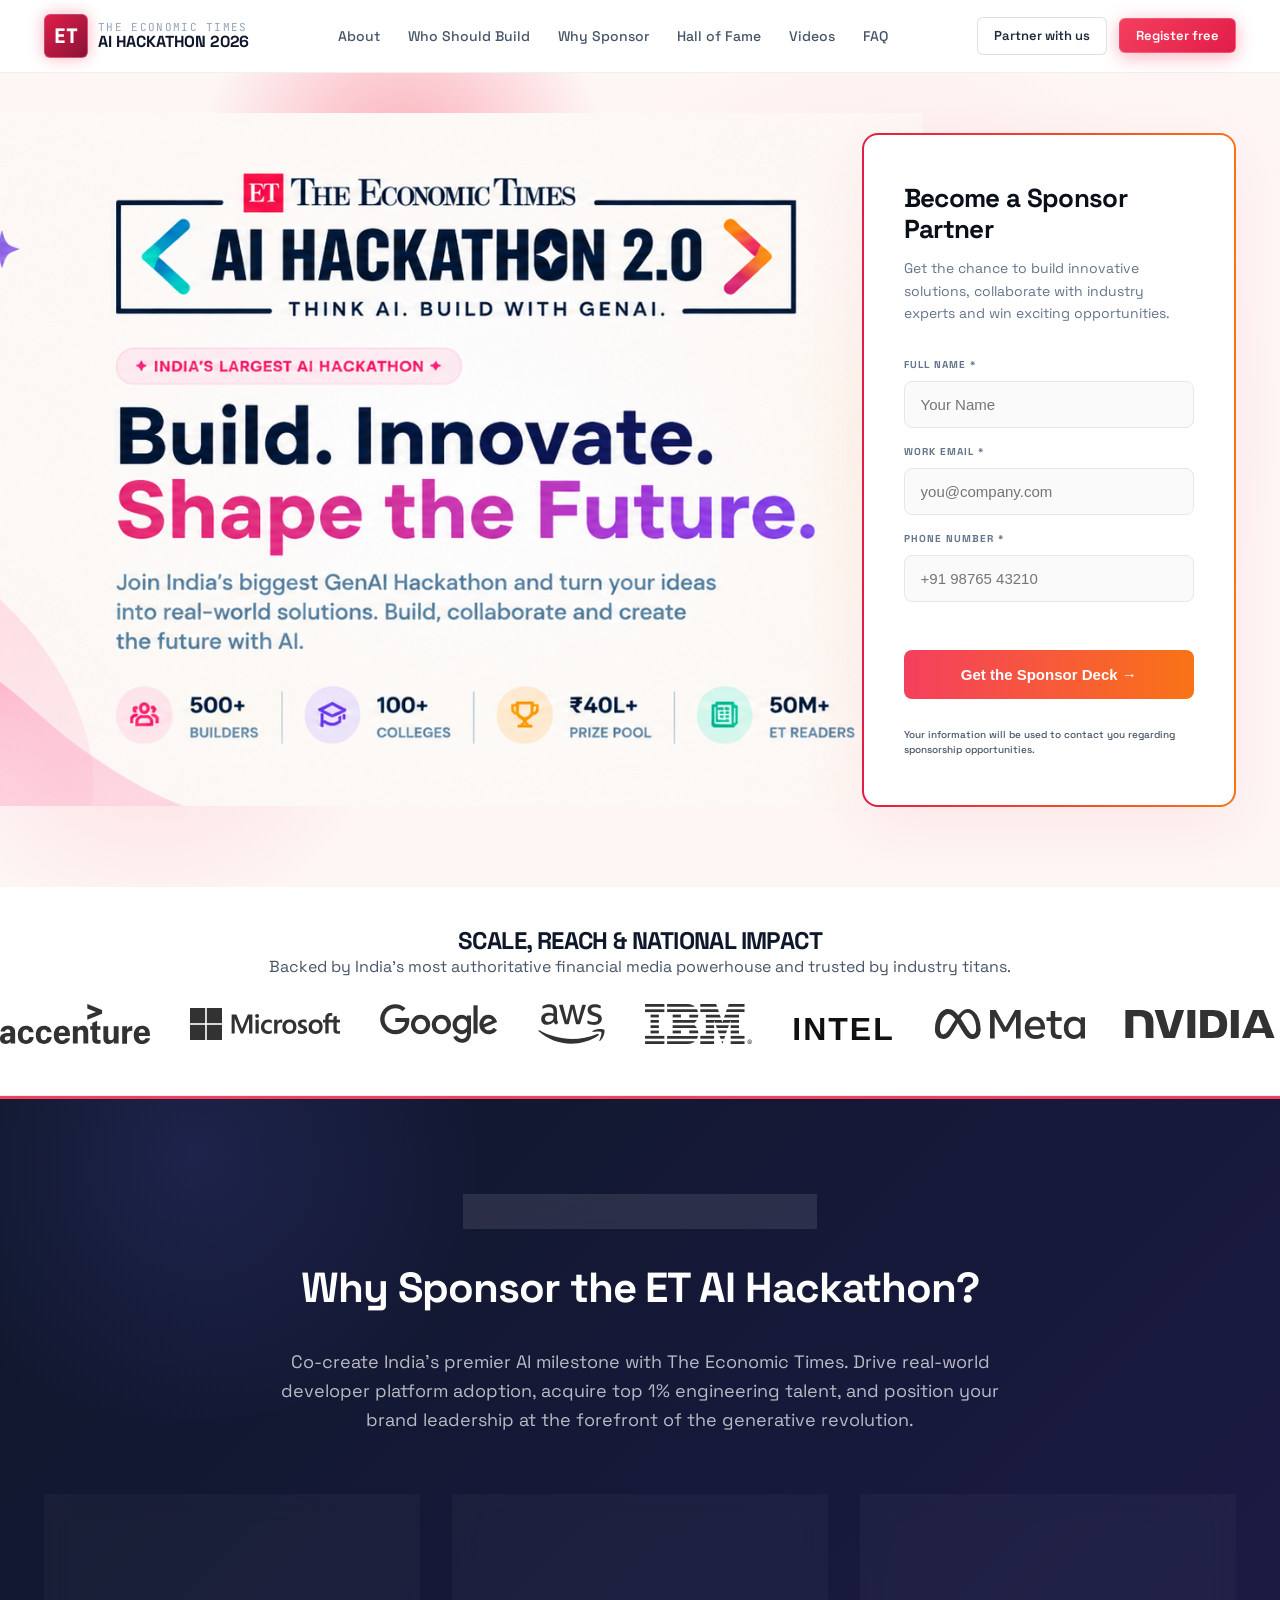
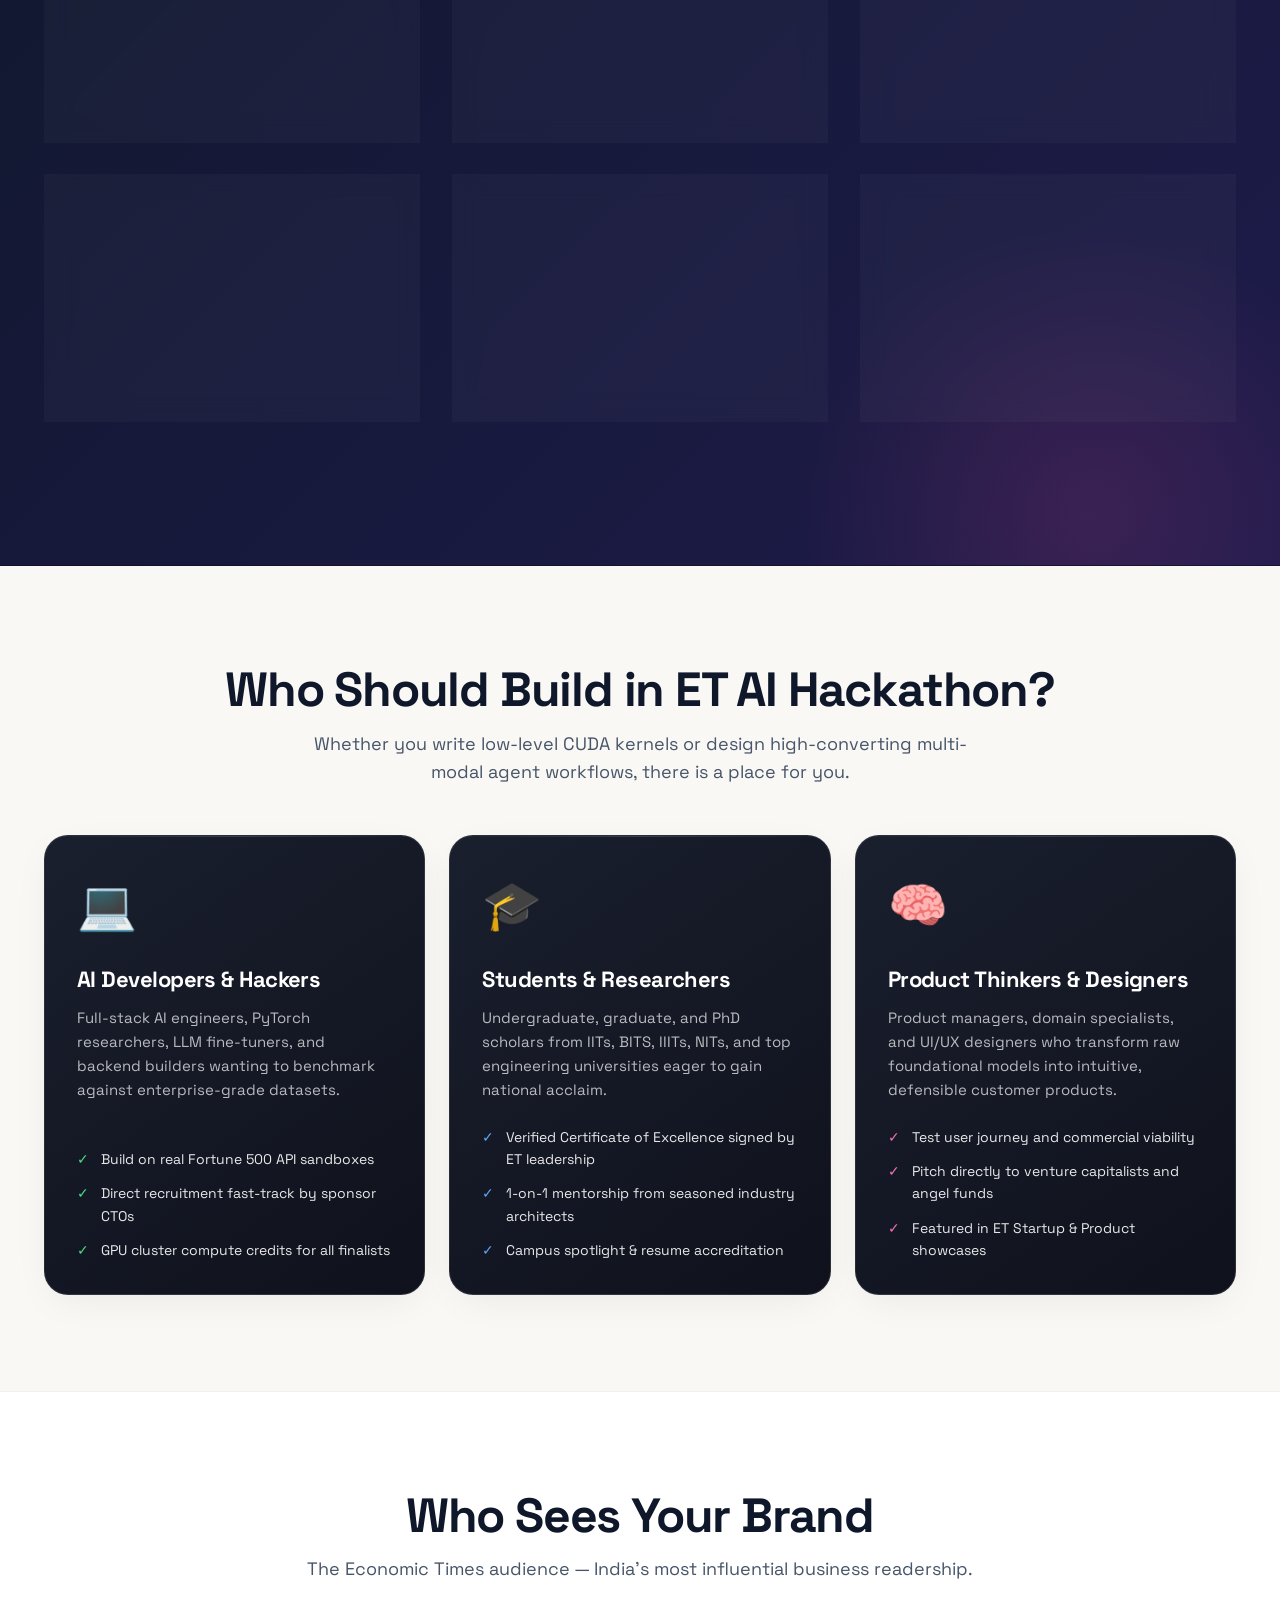
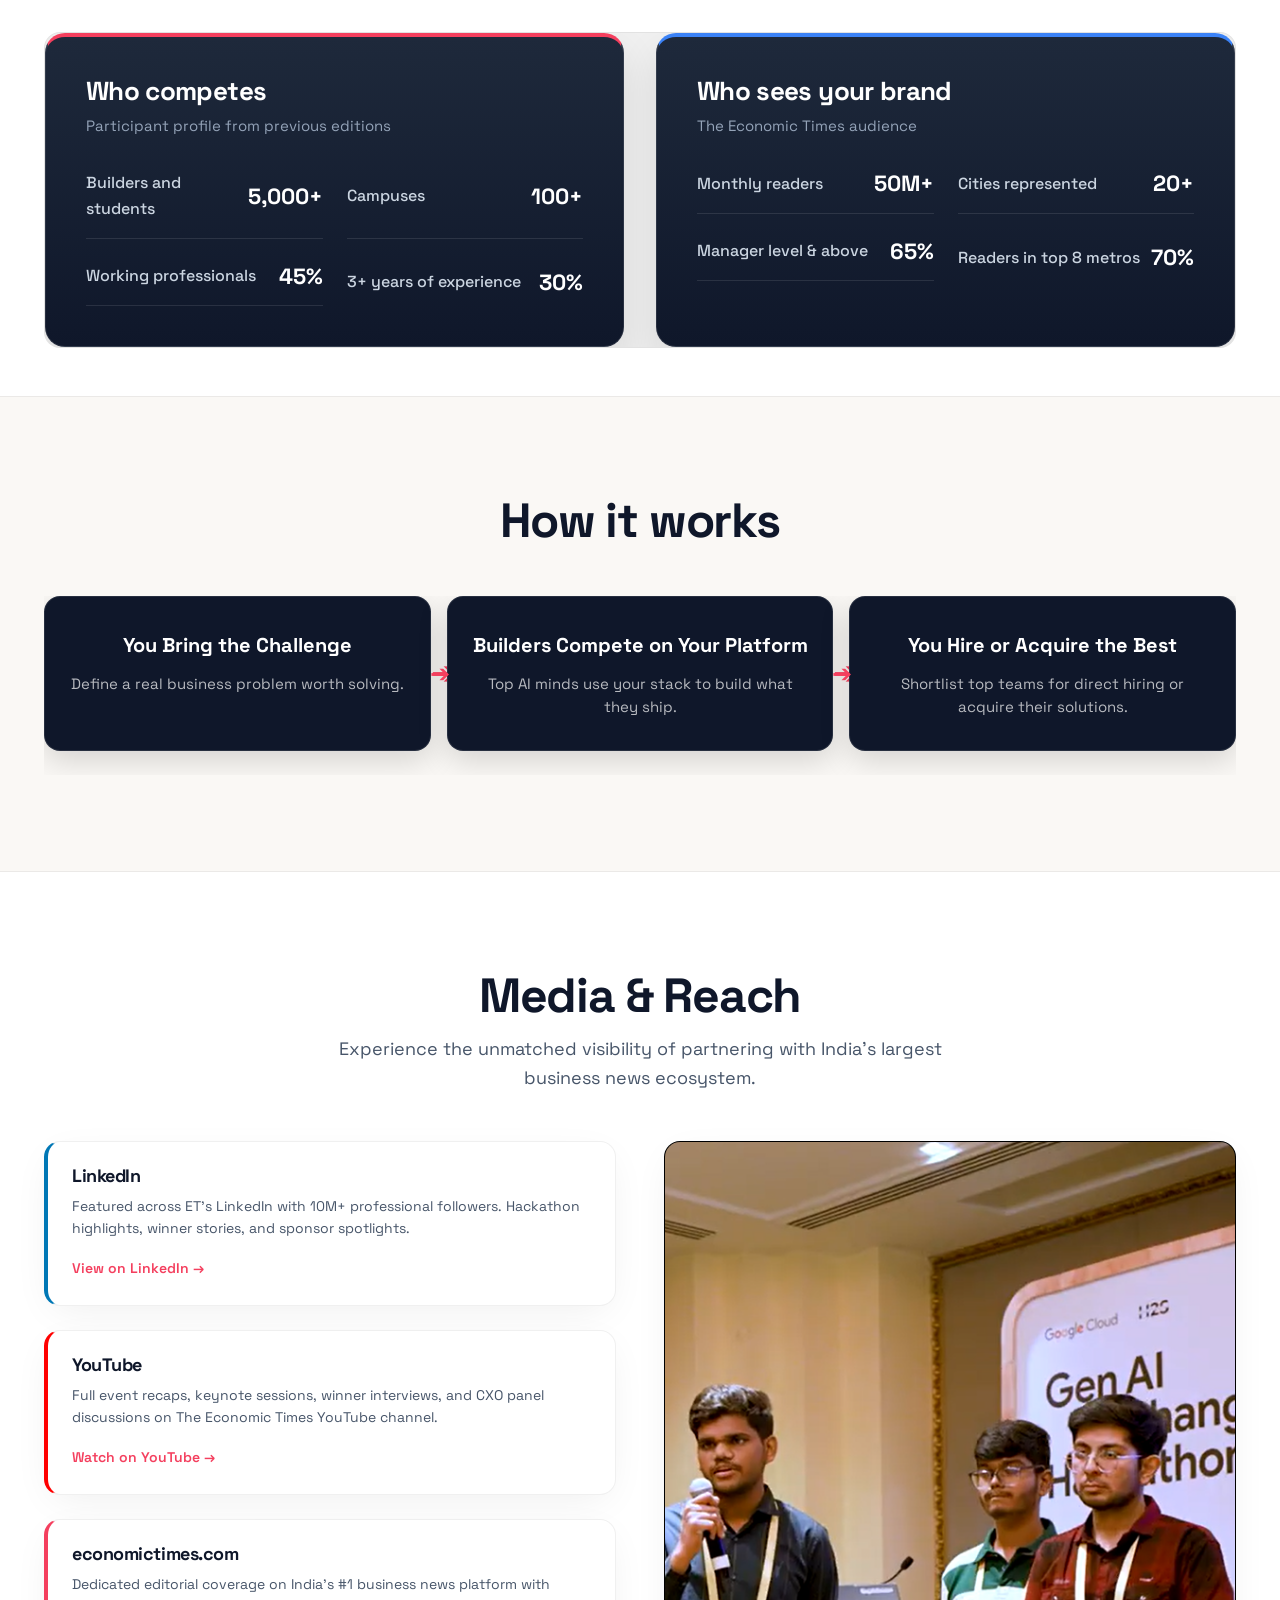
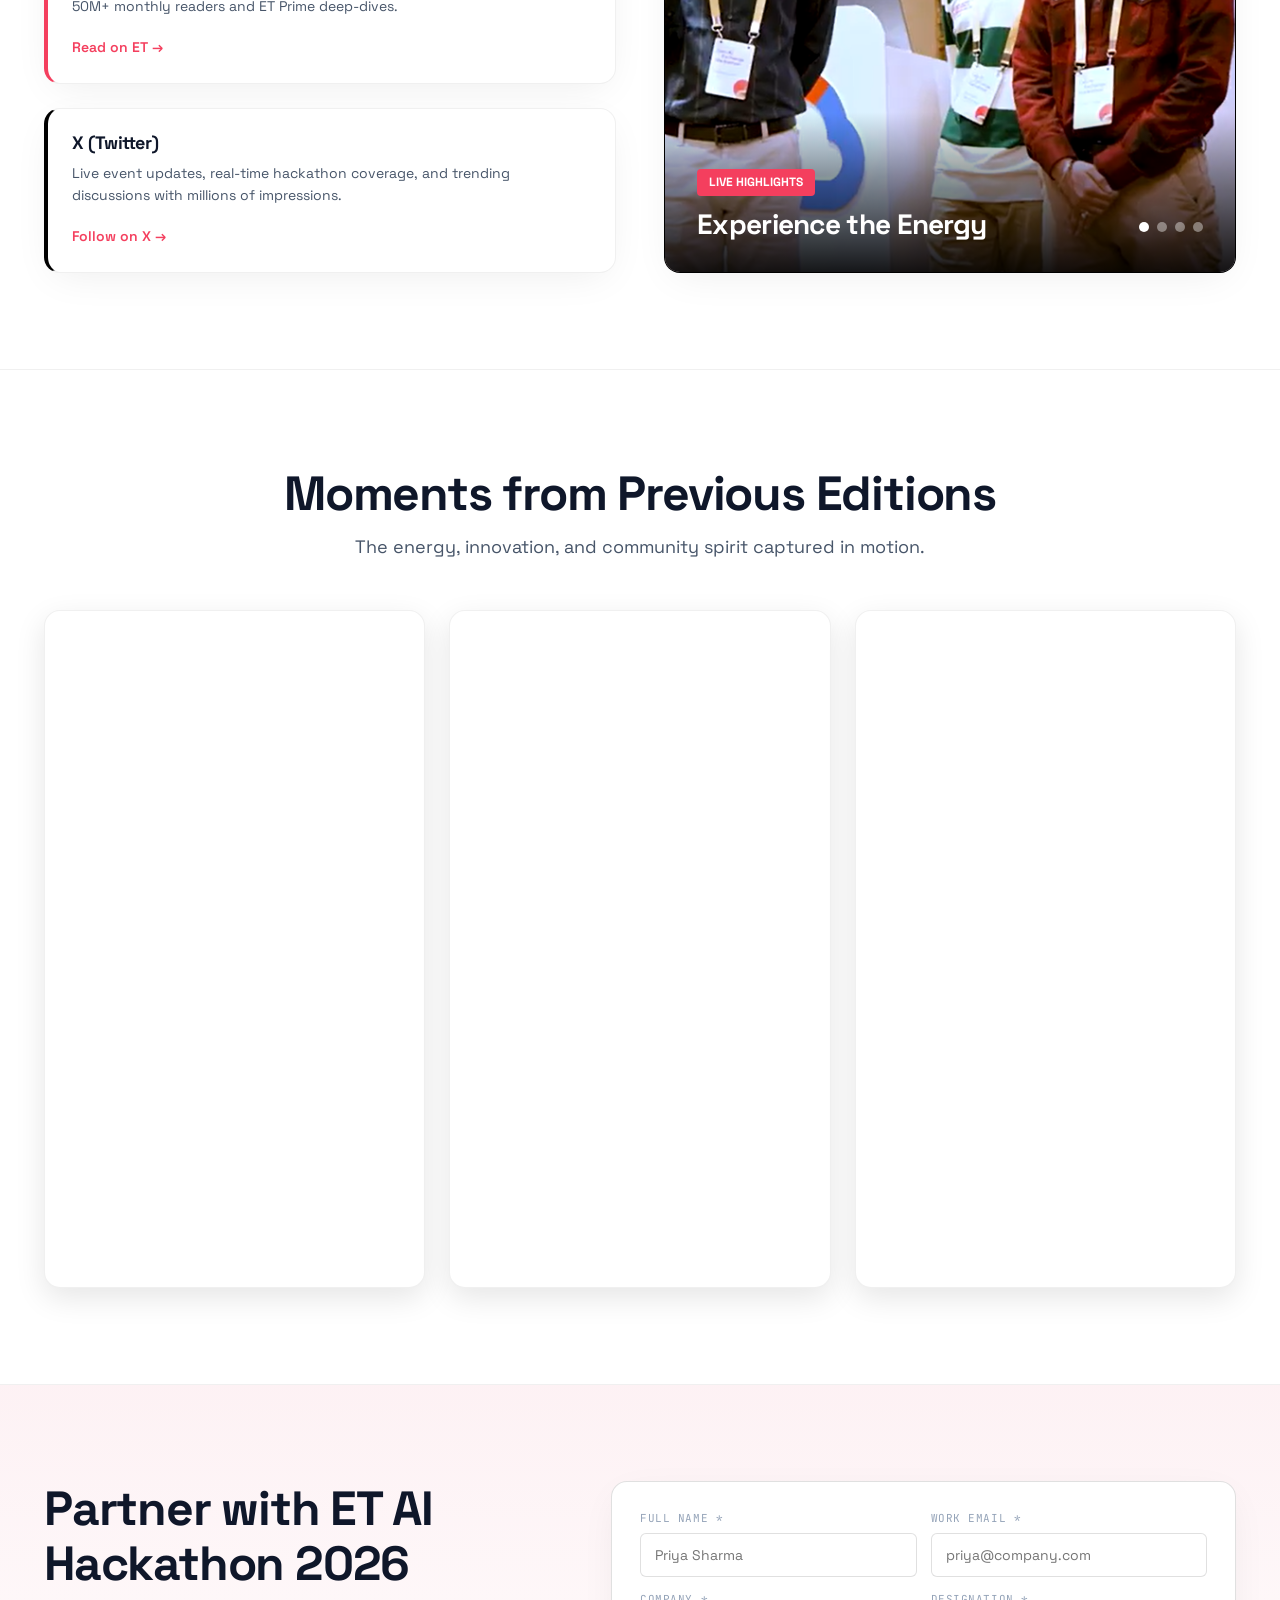
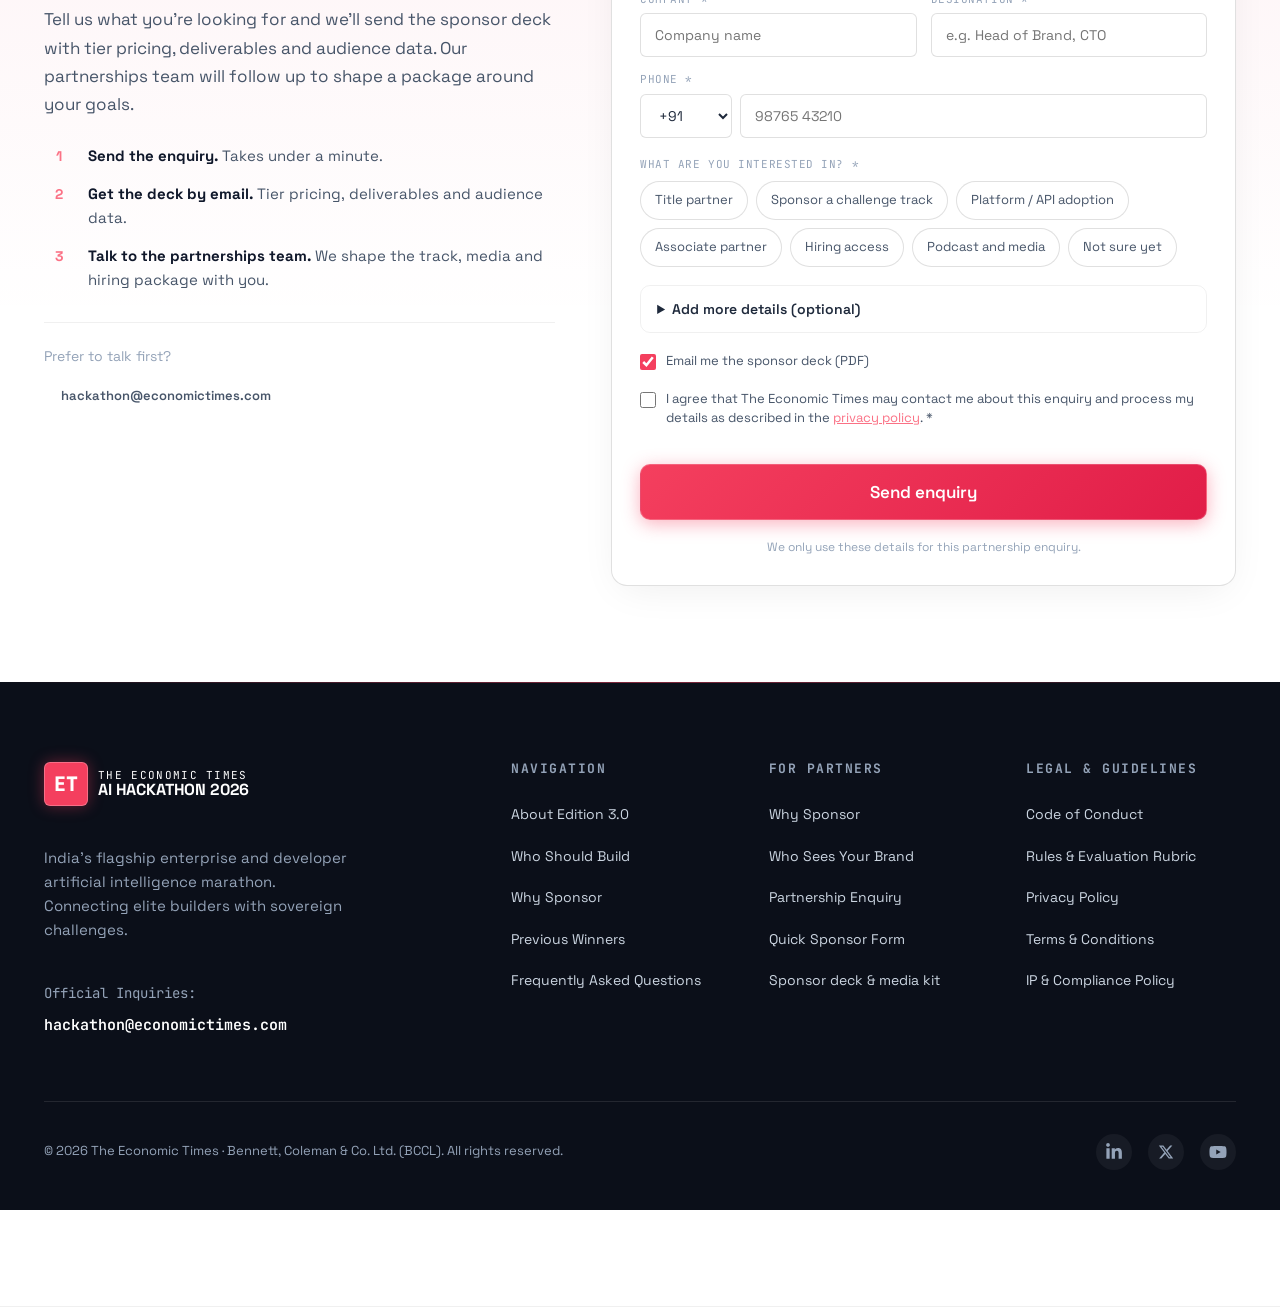
<file: index.html>
<!DOCTYPE html>
<html lang="en">
<head>
  <meta charset="UTF-8">
  <meta name="viewport" content="width=device-width, initial-scale=1.0">
  <title>ET AI Hackathon 2026 | The Economic Times</title>
  <meta name="description" content="Where India's sharpest AI builders meet the challenges that matter. Co-create the next wave of generative AI with The Economic Times. Register free or partner today.">
  
  <!-- Favicon and Google Fonts -->
  <link rel="preconnect" href="https://fonts.googleapis.com">
  <link rel="preconnect" href="https://fonts.gstatic.com" crossorigin>
  <link href="https://fonts.googleapis.com/css2?family=JetBrains+Mono:wght@400;500;600;700&family=Plus+Jakarta+Sans:wght@400;500;600;700;800&family=Space+Grotesk:wght@500;600;700&display=swap" rel="stylesheet">
  
  <meta name="theme-color" content="#07080b">

  <!-- TODO: replace REPLACE-WITH-LIVE-URL with the final page URL before launch -->
  <link rel="canonical" href="https://REPLACE-WITH-LIVE-URL/">

  <!-- Social share previews (LinkedIn, WhatsApp, X, Facebook) -->
  <!-- TODO: upload a 1200x630 share image and point og:image / twitter:image at it -->
  <meta property="og:type" content="website">
  <meta property="og:site_name" content="The Economic Times">
  <meta property="og:title" content="ET AI Hackathon 2026: register free or partner with ET">
  <meta property="og:description" content="Build on real enterprise problem statements, or put your brand and platform in front of 5,000+ AI builders and ET's 50M+ monthly readers.">
  <meta property="og:url" content="https://REPLACE-WITH-LIVE-URL/">
  <meta property="og:image" content="https://REPLACE-WITH-LIVE-URL/og-image.jpg">
  <meta name="twitter:card" content="summary_large_image">
  <meta name="twitter:site" content="@EconomicTimes">
  <meta name="twitter:title" content="ET AI Hackathon 2026">
  <meta name="twitter:description" content="Register free as a builder, or partner with The Economic Times on India's enterprise AI hackathon.">
  <meta name="twitter:image" content="https://REPLACE-WITH-LIVE-URL/og-image.jpg">

  <!-- Structured data so search engines can show the event (dates, location, free entry) -->
  <script type="application/ld+json">
  {
    "@context": "https://schema.org",
    "@type": "Event",
    "name": "ET AI Hackathon 2026",
    "description": "Enterprise and developer generative AI hackathon by The Economic Times. Free entry for builders; partnership packages for enterprises.",
    "startDate": "2026-10-15T00:00:00+05:30",
    "endDate": "2026-12-21T23:59:00+05:30",
    "eventStatus": "https://schema.org/EventScheduled",
    "eventAttendanceMode": "https://schema.org/MixedEventAttendanceMode",
    "location": [
      { "@type": "VirtualLocation", "url": "https://REPLACE-WITH-LIVE-URL/" },
      { "@type": "Place", "name": "Grand Finale venue (Bengaluru)", "address": { "@type": "PostalAddress", "addressLocality": "Bengaluru", "addressCountry": "IN" } }
    ],
    "organizer": { "@type": "Organization", "name": "The Economic Times", "url": "https://economictimes.indiatimes.com/" },
    "offers": { "@type": "Offer", "price": "0", "priceCurrency": "INR", "availability": "https://schema.org/InStock", "url": "https://REPLACE-WITH-LIVE-URL/", "validThrough": "2026-11-10T23:59:59+05:30" }
  }
  </script>

  <!-- Tracking tags (GA4, Google Ads, Meta Pixel, LinkedIn Insight) are loaded from app.js
       once their IDs are filled in the CONFIG block at the top of that file. -->

  <!-- Stylesheet -->
  <link rel="stylesheet" href="styles.css">

<style>
/* Counter animation */
.counter { display: inline-block; }
/* Marquee */
@keyframes scroll-left {
  0% { transform: translateX(0); }
  100% { transform: translateX(-50%); }
}
.marquee-item { display: inline-flex; align-items: center; background: var(--bg-surface); padding: 12px 32px; border-radius: 100px; box-shadow: 0 4px 12px rgba(0,0,0,0.05); border: 1px solid var(--border-subtle); }

/* Colorful Sponsor Play Cards */
.sponsor-benefits-grid .card:nth-child(1) { background: linear-gradient(135deg, #FFE2E2 0%, #FFF3F3 100%); border-color: #FFA4A4; box-shadow: 0 10px 30px rgba(255, 164, 164, 0.2); }
.sponsor-benefits-grid .card:nth-child(2) { background: linear-gradient(135deg, #E2F0FF 0%, #F3F8FF 100%); border-color: #A4D1FF; box-shadow: 0 10px 30px rgba(164, 209, 255, 0.2); }
.sponsor-benefits-grid .card:nth-child(3) { background: linear-gradient(135deg, #E2FFE9 0%, #F3FFF6 100%); border-color: #A4FFBE; box-shadow: 0 10px 30px rgba(164, 255, 190, 0.2); }
.sponsor-benefits-grid .card:nth-child(4) { background: linear-gradient(135deg, #F3E2FF 0%, #F9F3FF 100%); border-color: #D1A4FF; box-shadow: 0 10px 30px rgba(209, 164, 255, 0.2); }
.sponsor-benefits-grid .card:nth-child(5) { background: linear-gradient(135deg, #FFF5E2 0%, #FFFBF3 100%); border-color: #FFDDA4; box-shadow: 0 10px 30px rgba(255, 221, 164, 0.2); }
.sponsor-benefits-grid .card:nth-child(6) { background: linear-gradient(135deg, #FFE2F0 0%, #FFF3F8 100%); border-color: #FFA4D1; box-shadow: 0 10px 30px rgba(255, 164, 209, 0.2); }

/* Horizontal How It Works */
.how-it-works-grid {
  display: flex !important;
  flex-direction: row !important;
  align-items: stretch;
  gap: 16px !important;
  overflow-x: auto;
  padding-bottom: 24px;
}
.how-it-works-grid > div {
  flex: 1;
  min-width: 250px;
  position: relative;
}
/* Arrow */
.how-it-works-grid > div:not(:last-child)::after {
  content: '➔';
  position: absolute;
  top: 50%;
  right: -20px;
  transform: translateY(-50%);
  font-size: 24px;
  color: var(--primary-color);
  z-index: 10;
}
@media (max-width: 768px) {
  .how-it-works-grid { flex-direction: column !important; overflow-x: visible; }
  .how-it-works-grid > div:not(:last-child)::after {
    content: '↓';
    top: auto;
    bottom: -20px;
    right: 50%;
    transform: translateX(50%);
  }
}
</style>

</head>
<body>

  <!-- Toast Notification Container -->
  <div id="toast-container" class="toast-container"></div>

  <!-- ==========================================================================
       01 HEADER
       ========================================================================== -->
  <header class="site-header">
    <div class="container">
      <div class="header-inner">
        <!-- Brand Crest & Edition -->
        <div class="brand-wrapper">
          <a href="#" class="et-logo-badge">
            <div class="et-crest">ET</div>
            <div class="et-text-brand">
              <span class="et-sub">The Economic Times</span>
              <span class="et-main">AI HACKATHON 2026</span>
            </div>
          </a>
        </div>

        <!-- Navigation Links -->
        <nav class="nav-links" aria-label="Main Navigation">
          <a href="#about" class="nav-link">About</a>
          <a href="#who-should-build" class="nav-link">Who Should Build</a>
          <a href="#sponsor" class="nav-link">Why Sponsor</a>
          <a href="#impact" class="nav-link">Hall of Fame</a>
          <a href="#videos" class="nav-link">Videos</a>
          <a href="#faq" class="nav-link">FAQ</a>
        </nav>

        <!-- Header Actions & Controls -->
        <div class="header-actions">
          <a href="#hero-enquiry-form" class="btn btn-secondary btn-sm partner-glow-btn" data-track="header_partner_click">Partner with us</a>
          <button type="button" class="btn btn-primary btn-sm open-builder-modal-btn" data-track="header_register_click">Register free</button>
        </div>
      </div>
    </div>
  </header>

  <!-- ==========================================================================
       02 HERO SECTION — Split Layout (Left: Content | Right: Enquiry Form)
       ========================================================================== -->
    <section class="hero-section" style="position: relative; background: #FEF6F5; z-index: 1; overflow: hidden; padding-top: 60px; padding-bottom: 80px;">
    <!-- Background elements -->
    <div style="position: absolute; bottom: -50px; left: -100px; width: 500px; height: 500px; background: radial-gradient(circle, rgba(244,63,94,0.15) 0%, rgba(244,63,94,0) 70%); z-index: -1;"></div>
    <div style="position: absolute; top: -50px; right: 0; width: 800px; height: 800px; background: radial-gradient(circle, rgba(254,205,211,0.6) 0%, rgba(254,205,211,0) 70%); z-index: -1;"></div>

    <!-- Decorative stars -->
    <svg style="position: absolute; right: 4%; top: 40%; width: 28px; opacity: 1;" viewBox="0 0 100 100"><path d="M50 0 Q50 50 100 50 Q50 50 50 100 Q50 50 0 50 Q50 50 50 0 Z" fill="#A855F7"/></svg>
    <svg style="position: absolute; right: 8%; top: 52%; width: 20px; opacity: 1;" viewBox="0 0 100 100"><path d="M50 0 Q50 50 100 50 Q50 50 50 100 Q50 50 0 50 Q50 50 50 0 Z" fill="#F97316"/></svg>
    <svg style="position: absolute; left: 45%; bottom: 15%; width: 16px; opacity: 1;" viewBox="0 0 100 100"><path d="M50 0 Q50 50 100 50 Q50 50 50 100 Q50 50 0 50 Q50 50 50 0 Z" fill="#8B5CF6"/></svg>

    <div class="container">
      <div class="hero-split" style="display: grid; grid-template-columns: 1.35fr 0.65fr; gap: 40px; align-items: center;">
        
        <!-- Left Side: Content -->
        <div class="hero-left" style="position: relative;">
          
          <!-- User requested exact image for the ENTIRE left side (NO HTML animation for numbers) -->
          <img src="assets/images/hero_left_highres.png" style="width: 125%; max-width: 125%; margin-left: -12%; margin-top: -20px; display: block;" alt="Hero Graphic">
          
        </div>

        <!-- Right Side: Form Card -->
        <div class="hero-right" style="background: #ffffff; padding: 48px 40px; border-radius: 16px; box-shadow: 0 20px 60px rgba(244,63,94,0.08); position: relative; border: 2px solid transparent; background-image: linear-gradient(#fff, #fff), linear-gradient(90deg, #E11D48, #F97316); background-origin: border-box; background-clip: padding-box, border-box;">
          
          <h3 style="font-size: 26px; color: #0b0f19; margin-bottom: 12px; font-weight: 800; line-height: 1.2;">Become a Sponsor Partner</h3>
          <p style="font-size: 14px; color: #64748b; margin-bottom: 32px; line-height: 1.6;">Get the chance to build innovative solutions, collaborate with industry experts and win exciting opportunities.</p>
          
          <form id="hero-enquiry-form" class="js-lead-form" data-form-type="builder" style="display: flex; flex-direction: column; gap: 16px;" novalidate>
            <div>
              <label style="display: block; font-size: 10px; font-weight: 700; color: #64748b; text-transform: uppercase; margin-bottom: 8px; letter-spacing: 1px;">Full Name *</label>
              <input type="text" name="full_name" placeholder="Your Name" required style="width: 100%; padding: 14px 16px; border-radius: 8px; border: 1px solid #e2e8f0; background: #fafafa; color: #0f172a; font-size: 15px; outline: none;">
            </div>
            <div>
              <label style="display: block; font-size: 10px; font-weight: 700; color: #64748b; text-transform: uppercase; margin-bottom: 8px; letter-spacing: 1px;">Work Email *</label>
              <input type="email" name="email" placeholder="you@company.com" required style="width: 100%; padding: 14px 16px; border-radius: 8px; border: 1px solid #e2e8f0; background: #fafafa; color: #0f172a; font-size: 15px; outline: none;">
            </div>
            <div>
              <label style="display: block; font-size: 10px; font-weight: 700; color: #64748b; text-transform: uppercase; margin-bottom: 8px; letter-spacing: 1px;">Phone Number *</label>
              <input type="tel" name="phone" placeholder="+91 98765 43210" required style="width: 100%; padding: 14px 16px; border-radius: 8px; border: 1px solid #e2e8f0; background: #fafafa; color: #0f172a; font-size: 15px; outline: none;">
            </div>
            
            <!-- Hidden honeypot -->
            <input type="text" name="website" style="display:none" tabindex="-1">
            <div class="js-attribution-fields"></div>
            <p class="form-error" role="alert" style="color: #ef4444; font-size: 13px; font-weight: 500;"></p>

            <button type="submit" class="form-submit" style="margin-top: 16px; width: 100%; padding: 16px; border-radius: 8px; font-weight: 700; font-size: 15px; color: #fff; background: linear-gradient(90deg, #f43f5e 0%, #f97316 100%); border: none; cursor: pointer; transition: transform 0.2s, opacity 0.2s;">
              Get the Sponsor Deck &rarr;
            </button>
            <p style="font-size: 10px; color: #475569; font-weight: 500; text-align: left; margin-top: 12px; line-height: 1.5;">
              Your information will be used to contact you regarding sponsorship opportunities.
            </p>
          </form>
        </div>

      </div>
    </div>
  </section>

  <!-- ==========================================================================
       02 SCALE, REACH & NATIONAL IMPACT (MARQUEE)
       ========================================================================== -->
  <section class="marquee-section" style="background: var(--bg-surface-elevated); padding: 40px 0; border-bottom: 1px solid var(--border-subtle); overflow: hidden;">
    <div class="container" style="text-align: center; margin-bottom: 24px;">
      <h2 style="font-size: 24px; font-weight: 800; color: var(--text-highlight); text-transform: uppercase;">Scale, Reach & National Impact</h2>
      <p style="font-size: 16px; color: var(--text-muted);">Backed by India's most authoritative financial media powerhouse and trusted by industry titans.</p>
    </div>
    <div class="marquee-wrapper" style="position: relative; width: 100%; display: flex; white-space: nowrap;">
      <div class="marquee-track" style="display: flex; gap: 40px; animation: scroll-left 20s linear infinite;">
        
          <!-- Track 1 -->
          <img src="assets/logos/accenture.svg" height="40" alt="Accenture" style="filter: brightness(0); opacity: 0.8; max-width: 150px; object-fit: contain;">
          <img src="assets/logos/microsoft.svg" height="40" alt="Microsoft" style="filter: brightness(0); opacity: 0.8; max-width: 150px; object-fit: contain;">
          <img src="assets/logos/google.svg" height="40" alt="Google" style="filter: brightness(0); opacity: 0.8; max-width: 150px; object-fit: contain;">
          <img src="assets/logos/aws.svg" height="40" alt="AWS" style="filter: brightness(0); opacity: 0.8; max-width: 150px; object-fit: contain;">
          <img src="assets/logos/ibm.svg" height="40" alt="IBM" style="filter: brightness(0); opacity: 0.8; max-width: 150px; object-fit: contain;">
          <div class="logo-text" style="font-family: Helvetica, sans-serif; letter-spacing: 2px; text-transform: uppercase;">Intel</div>
          <img src="assets/logos/meta.svg" height="40" alt="Meta" style="filter: brightness(0); opacity: 0.8; max-width: 150px; object-fit: contain;">
          <img src="assets/logos/nvidia.svg" height="40" alt="NVIDIA" style="filter: brightness(0); opacity: 0.8; max-width: 150px; object-fit: contain;">
          <!-- Track 2 (Duplicate for infinite loop) -->
          <img src="assets/logos/accenture.svg" height="40" alt="Accenture" style="filter: brightness(0); opacity: 0.8; max-width: 150px; object-fit: contain;">
          <img src="assets/logos/microsoft.svg" height="40" alt="Microsoft" style="filter: brightness(0); opacity: 0.8; max-width: 150px; object-fit: contain;">
          <img src="assets/logos/google.svg" height="40" alt="Google" style="filter: brightness(0); opacity: 0.8; max-width: 150px; object-fit: contain;">
          <img src="assets/logos/aws.svg" height="40" alt="AWS" style="filter: brightness(0); opacity: 0.8; max-width: 150px; object-fit: contain;">
          <img src="assets/logos/ibm.svg" height="40" alt="IBM" style="filter: brightness(0); opacity: 0.8; max-width: 150px; object-fit: contain;">
          <div class="logo-text" style="font-family: Helvetica, sans-serif; letter-spacing: 2px; text-transform: uppercase;">Intel</div>
          <img src="assets/logos/meta.svg" height="40" alt="Meta" style="filter: brightness(0); opacity: 0.8; max-width: 150px; object-fit: contain;">
          <img src="assets/logos/nvidia.svg" height="40" alt="NVIDIA" style="filter: brightness(0); opacity: 0.8; max-width: 150px; object-fit: contain;">
</div>
        </div>
      </div>
    </div>
  </section>

<!-- ==========================================================================
       04 ABOUT THE HACKATHON (WHAT'S NEW THIS EDITION)
       ========================================================================== -->
  
<!-- ==========================================================================
       06 WHY SPONSOR THE ET AI HACKATHON? — MOST IMPORTANT SECTION
       ========================================================================== -->
  <!-- ==========================================================================
       WHY SPONSOR
       ========================================================================== -->
  <section id="sponsor" class="section-pad sponsor-section" style="background: linear-gradient(135deg, #0F172A 0%, #1E1B4B 100%); color: #fff; position: relative; overflow: hidden;">
    <!-- Abstract glow -->
    <div style="position: absolute; top: -20%; left: -10%; width: 50%; height: 50%; background: radial-gradient(circle, rgba(99,102,241,0.15) 0%, transparent 70%); border-radius: 50%; pointer-events: none;"></div>
    <div style="position: absolute; bottom: -20%; right: -10%; width: 50%; height: 50%; background: radial-gradient(circle, rgba(236,72,153,0.15) 0%, transparent 70%); border-radius: 50%; pointer-events: none;"></div>
    
    <div class="container" style="position: relative; z-index: 1;">
      <div class="section-head centered">
        <div class="sponsor-highlight-badge" style="color: #fff; background: rgba(255,255,255,0.1); border: 1px solid rgba(255,255,255,0.2); backdrop-filter: blur(8px); display: inline-block; padding: 6px 16px; border-radius: 20px; font-size: 12px; font-weight: 700; margin-bottom: 24px; letter-spacing: 1px; text-transform: uppercase;"> Enterprise Partnership Invitational 2026</div>
        <h2 class="section-title" style="color: #fff; font-size: 42px; font-weight: 800; margin-bottom: 24px;">Why Sponsor the ET AI Hackathon?</h2>
        <p class="section-desc" style="max-width: 760px; color: rgba(255,255,255,0.7); margin: 0 auto; font-size: 18px; line-height: 1.6;">
          Co-create India's premier AI milestone with The Economic Times. Drive real-world developer platform adoption, acquire top 1% engineering talent, and position your brand leadership at the forefront of the generative revolution.
        </p>
      </div>

      <style>
        .premium-card {
          background: rgba(255, 255, 255, 0.03);
          border: 1px solid rgba(255, 255, 255, 0.08);
          border-radius: 20px;
          padding: 32px;
          position: relative;
          overflow: hidden;
          transition: all 0.4s cubic-bezier(0.4, 0, 0.2, 1);
          backdrop-filter: blur(12px);
          display: flex;
          flex-direction: column;
          height: 100%;
        }
        .premium-card:hover {
          transform: translateY(-8px);
          background: rgba(255, 255, 255, 0.06);
          border-color: rgba(255, 255, 255, 0.2);
          box-shadow: 0 20px 40px rgba(0,0,0,0.4);
        }
        .premium-card::before {
          content: '';
          position: absolute;
          top: 0; left: 0; width: 100%; height: 2px;
          background: linear-gradient(90deg, transparent, rgba(255,255,255,0.5), transparent);
          opacity: 0;
          transition: opacity 0.4s ease;
        }
        .premium-card:hover::before {
          opacity: 1;
        }
        .card-number {
          position: absolute;
          top: -10px;
          right: 10px;
          font-size: 120px;
          font-weight: 900;
          color: rgba(255,255,255,0.03);
          line-height: 1;
          pointer-events: none;
          transition: color 0.4s ease;
        }
        .premium-card:hover .card-number {
          color: rgba(255,255,255,0.06);
        }
      </style>

      <div class="sponsor-benefits-grid" style="display: grid; grid-template-columns: repeat(auto-fit, minmax(320px, 1fr)); gap: 32px; margin-top: 60px;">
        
        <div class="premium-card">
          <div class="card-number">01</div>
          <div style="width: 48px; height: 48px; border-radius: 12px; background: rgba(99,102,241,0.2); color: #818cf8; display: flex; align-items: center; justify-content: center; margin-bottom: 24px; font-size: 24px;">
            <svg stroke="currentColor" fill="none" stroke-width="2" viewBox="0 0 24 24" stroke-linecap="round" stroke-linejoin="round" height="24" width="24" xmlns="http://www.w3.org/2000/svg"><path d="M12 2v20M17 5H9.5a3.5 3.5 0 0 0 0 7h5a3.5 3.5 0 0 1 0 7H6"></path></svg>
          </div>
          <h3 style="font-size: 22px; color: #fff; margin-bottom: 12px; font-weight: 700;">Co-Branded Visibility</h3>
          <p style="font-size: 15px; color: rgba(255,255,255,0.6); line-height: 1.6; margin: 0;">Media creatives, newsletters, and hackathon microsite visibility across all digital co-branded assets.</p>
        </div>
        
        <div class="premium-card">
          <div class="card-number">02</div>
          <div style="width: 48px; height: 48px; border-radius: 12px; background: rgba(236,72,153,0.2); color: #f472b6; display: flex; align-items: center; justify-content: center; margin-bottom: 24px; font-size: 24px;">
            <svg stroke="currentColor" fill="none" stroke-width="2" viewBox="0 0 24 24" stroke-linecap="round" stroke-linejoin="round" height="24" width="24" xmlns="http://www.w3.org/2000/svg"><polyline points="22 12 18 12 15 21 9 3 6 12 2 12"></polyline></svg>
          </div>
          <h3 style="font-size: 22px; color: #fff; margin-bottom: 12px; font-weight: 700;">Platform Adoption</h3>
          <p style="font-size: 15px; color: rgba(255,255,255,0.6); line-height: 1.6; margin: 0;">Platform, APIs, or tools used during the hackathon driving real-world usage from India's top builders.</p>
        </div>

        <div class="premium-card">
          <div class="card-number">03</div>
          <div style="width: 48px; height: 48px; border-radius: 12px; background: rgba(16,185,129,0.2); color: #34d399; display: flex; align-items: center; justify-content: center; margin-bottom: 24px; font-size: 24px;">
            <svg stroke="currentColor" fill="none" stroke-width="2" viewBox="0 0 24 24" stroke-linecap="round" stroke-linejoin="round" height="24" width="24" xmlns="http://www.w3.org/2000/svg"><path d="M12 1a3 3 0 0 0-3 3v8a3 3 0 0 0 6 0V4a3 3 0 0 0-3-3z"></path><path d="M19 10v2a7 7 0 0 1-14 0v-2"></path><line x1="12" y1="19" x2="12" y2="23"></line><line x1="8" y1="23" x2="16" y2="23"></line></svg>
          </div>
          <h3 style="font-size: 22px; color: #fff; margin-bottom: 12px; font-weight: 700;">Podcast Leadership</h3>
          <p style="font-size: 15px; color: rgba(255,255,255,0.6); line-height: 1.6; margin: 0;">Dedicated episode on ET's YouTube and social channels putting your voice at the centre of AI conversation.</p>
        </div>

        <div class="premium-card">
          <div class="card-number">04</div>
          <div style="width: 48px; height: 48px; border-radius: 12px; background: rgba(245,158,11,0.2); color: #fbbf24; display: flex; align-items: center; justify-content: center; margin-bottom: 24px; font-size: 24px;">
            <svg stroke="currentColor" fill="none" stroke-width="2" viewBox="0 0 24 24" stroke-linecap="round" stroke-linejoin="round" height="24" width="24" xmlns="http://www.w3.org/2000/svg"><path d="M17 21v-2a4 4 0 0 0-4-4H5a4 4 0 0 0-4 4v2"></path><circle cx="9" cy="7" r="4"></circle><path d="M23 21v-2a4 4 0 0 0-3-3.87"></path><path d="M16 3.13a4 4 0 0 1 0 7.75"></path></svg>
          </div>
          <h3 style="font-size: 22px; color: #fff; margin-bottom: 12px; font-weight: 700;">Hiring Access</h3>
          <p style="font-size: 15px; color: rgba(255,255,255,0.6); line-height: 1.6; margin: 0;">Direct pipeline to India's top AI talent. Validated builders shortlisted through rigorous evaluation.</p>
        </div>

        <div class="premium-card">
          <div class="card-number">05</div>
          <div style="width: 48px; height: 48px; border-radius: 12px; background: rgba(56,189,248,0.2); color: #38bdf8; display: flex; align-items: center; justify-content: center; margin-bottom: 24px; font-size: 24px;">
            <svg stroke="currentColor" fill="none" stroke-width="2" viewBox="0 0 24 24" stroke-linecap="round" stroke-linejoin="round" height="24" width="24" xmlns="http://www.w3.org/2000/svg"><rect x="3" y="3" width="18" height="18" rx="2" ry="2"></rect><line x1="3" y1="9" x2="21" y2="9"></line><line x1="9" y1="21" x2="9" y2="9"></line></svg>
          </div>
          <h3 style="font-size: 22px; color: #fff; margin-bottom: 12px; font-weight: 700;">Candidate Workshop</h3>
          <p style="font-size: 15px; color: rgba(255,255,255,0.6); line-height: 1.6; margin: 0;">Direct engagement session with shortlisted participants to explore collaboration or recruitment.</p>
        </div>

        <div class="premium-card">
          <div class="card-number">06</div>
          <div style="width: 48px; height: 48px; border-radius: 12px; background: rgba(167,139,250,0.2); color: #a78bfa; display: flex; align-items: center; justify-content: center; margin-bottom: 24px; font-size: 24px;">
            <svg stroke="currentColor" fill="none" stroke-width="2" viewBox="0 0 24 24" stroke-linecap="round" stroke-linejoin="round" height="24" width="24" xmlns="http://www.w3.org/2000/svg"><polygon points="12 2 2 7 12 12 22 7 12 2"></polygon><polyline points="2 17 12 22 22 17"></polyline><polyline points="2 12 12 17 22 12"></polyline></svg>
          </div>
          <h3 style="font-size: 22px; color: #fff; margin-bottom: 12px; font-weight: 700;">Website Banners</h3>
          <p style="font-size: 15px; color: rgba(255,255,255,0.6); line-height: 1.6; margin: 0;">Prime placement on The Economic Times homepage and landing pages reaching 50M+ readers.</p>
        </div>
      </div>
    </div>
  </section>
<!-- ==========================================================================
       05 WHO SHOULD BUILD IN ET AI HACKATHON?
       ========================================================================== -->
  <section id="who-should-build" class="section-pad">
    <div class="container">
      <div class="section-head centered">
        <h2 class="section-title">Who Should Build in ET AI Hackathon?</h2>
        <p class="section-desc">Whether you write low-level CUDA kernels or design high-converting multi-modal agent workflows, there is a place for you.</p>
      </div>

      <div style="display: grid; grid-template-columns: repeat(3, 1fr); gap: 24px; margin-top: 40px;">
        
        <!-- Card 1 -->
        <div class="card" style="background: linear-gradient(145deg, #1A1F2E 0%, #0F121C 100%); border: 1px solid rgba(255,255,255,0.1); border-radius: 24px; padding: 32px; display: flex; flex-direction: column; position: relative; overflow: hidden;">
          <div style="font-size: 48px; margin-bottom: 20px;">💻</div>
          <h3 style="color: #fff; font-size: 22px; font-weight: 800; margin-bottom: 12px; line-height: 1.3;">AI Developers & Hackers</h3>
          <p style="color: rgba(255,255,255,0.7); font-size: 15px; line-height: 1.6; margin-bottom: 24px; flex-grow: 1;">Full-stack AI engineers, PyTorch researchers, LLM fine-tuners, and backend builders wanting to benchmark against enterprise-grade datasets.</p>
          <ul style="list-style: none; padding: 0; margin: 0; display: flex; flex-direction: column; gap: 12px; color: rgba(255,255,255,0.9); font-size: 14px;">
            <li style="display: flex; gap: 12px;"><span style="color: #4ade80;">✓</span> Build on real Fortune 500 API sandboxes</li>
            <li style="display: flex; gap: 12px;"><span style="color: #4ade80;">✓</span> Direct recruitment fast-track by sponsor CTOs</li>
            <li style="display: flex; gap: 12px;"><span style="color: #4ade80;">✓</span> GPU cluster compute credits for all finalists</li>
          </ul>
        </div>

        <!-- Card 2 -->
        <div class="card" style="background: linear-gradient(145deg, #1A1F2E 0%, #0F121C 100%); border: 1px solid rgba(255,255,255,0.1); border-radius: 24px; padding: 32px; display: flex; flex-direction: column; position: relative; overflow: hidden;">
          <div style="font-size: 48px; margin-bottom: 20px;">🎓</div>
          <h3 style="color: #fff; font-size: 22px; font-weight: 800; margin-bottom: 12px; line-height: 1.3;">Students & Researchers</h3>
          <p style="color: rgba(255,255,255,0.7); font-size: 15px; line-height: 1.6; margin-bottom: 24px; flex-grow: 1;">Undergraduate, graduate, and PhD scholars from IITs, BITS, IIITs, NITs, and top engineering universities eager to gain national acclaim.</p>
          <ul style="list-style: none; padding: 0; margin: 0; display: flex; flex-direction: column; gap: 12px; color: rgba(255,255,255,0.9); font-size: 14px;">
            <li style="display: flex; gap: 12px;"><span style="color: #60a5fa;">✓</span> Verified Certificate of Excellence signed by ET leadership</li>
            <li style="display: flex; gap: 12px;"><span style="color: #60a5fa;">✓</span> 1-on-1 mentorship from seasoned industry architects</li>
            <li style="display: flex; gap: 12px;"><span style="color: #60a5fa;">✓</span> Campus spotlight & resume accreditation</li>
          </ul>
        </div>

        <!-- Card 3 -->
        <div class="card" style="background: linear-gradient(145deg, #1A1F2E 0%, #0F121C 100%); border: 1px solid rgba(255,255,255,0.1); border-radius: 24px; padding: 32px; display: flex; flex-direction: column; position: relative; overflow: hidden;">
          <div style="font-size: 48px; margin-bottom: 20px;">🧠</div>
          <h3 style="color: #fff; font-size: 22px; font-weight: 800; margin-bottom: 12px; line-height: 1.3;">Product Thinkers & Designers</h3>
          <p style="color: rgba(255,255,255,0.7); font-size: 15px; line-height: 1.6; margin-bottom: 24px; flex-grow: 1;">Product managers, domain specialists, and UI/UX designers who transform raw foundational models into intuitive, defensible customer products.</p>
          <ul style="list-style: none; padding: 0; margin: 0; display: flex; flex-direction: column; gap: 12px; color: rgba(255,255,255,0.9); font-size: 14px;">
            <li style="display: flex; gap: 12px;"><span style="color: #f472b6;">✓</span> Test user journey and commercial viability</li>
            <li style="display: flex; gap: 12px;"><span style="color: #f472b6;">✓</span> Pitch directly to venture capitalists and angel funds</li>
            <li style="display: flex; gap: 12px;"><span style="color: #f472b6;">✓</span> Featured in ET Startup & Product showcases</li>
          </ul>
        </div>

      </div>
      
      <!-- Responsive styling embedded -->
      <style>
        @media (max-width: 900px) {
          #who-should-build > .container > div {
            grid-template-columns: 1fr !important;
          }
        }
      </style>
      
    </div>
  </section>
<!-- ==========================================================================
       08 WHO SEES YOUR BRAND — THE ECONOMIC TIMES AUDIENCE
       ========================================================================== -->
  <section id="audience" class="section-pad" style="background: var(--bg-surface-elevated); border-top: 1px solid var(--border-subtle); border-bottom: 1px solid var(--border-subtle);">
  <div class="container">
    <div class="section-head centered">
      <h2 class="section-title">Who Sees Your Brand</h2>
      <p class="section-desc">The Economic Times audience — India's most influential business readership.</p>
    </div>

    <div class="audience-block" style="display: flex; flex-wrap: wrap; gap: 32px; margin-top: 48px;">
      
      <div class="audience-col animated-card" style="flex: 1; min-width: 300px; background: linear-gradient(180deg, #1e293b 0%, #0f172a 100%); padding: 40px; border-radius: 20px; border: 1px solid rgba(255,255,255,0.1); border-top: 4px solid var(--primary-color); box-shadow: 0 20px 40px rgba(0,0,0,0.1); transition: transform 0.3s ease;">
        <h3 class="audience-title" style="color: #fff; font-size: 26px; margin-bottom: 8px; font-weight: 700;">Who competes</h3>
        <p class="audience-sub" style="color: #94a3b8; margin-bottom: 32px; font-size: 15px;">Participant profile from previous editions</p>
        
        <dl class="audience-stats" style="display: grid; gap: 24px; margin: 0;">
          <div style="display: flex; justify-content: space-between; align-items: center; border-bottom: 1px solid rgba(255,255,255,0.1); padding-bottom: 16px;">
            <dt style="font-size: 16px; font-weight: 500; color: #cbd5e1;">Builders and students</dt><dd style="font-size: 22px; font-weight: 800; color: #fff; margin: 0;">5,000+</dd>
          </div>
          <div style="display: flex; justify-content: space-between; align-items: center; border-bottom: 1px solid rgba(255,255,255,0.1); padding-bottom: 16px;">
            <dt style="font-size: 16px; font-weight: 500; color: #cbd5e1;">Campuses</dt><dd style="font-size: 22px; font-weight: 800; color: #fff; margin: 0;">100+</dd>
          </div>
          <div style="display: flex; justify-content: space-between; align-items: center; border-bottom: 1px solid rgba(255,255,255,0.1); padding-bottom: 16px;">
            <dt style="font-size: 16px; font-weight: 500; color: #cbd5e1;">Working professionals</dt><dd style="font-size: 22px; font-weight: 800; color: #fff; margin: 0;">45%</dd>
          </div>
          <div style="display: flex; justify-content: space-between; align-items: center; padding-bottom: 4px;">
            <dt style="font-size: 16px; font-weight: 500; color: #cbd5e1;">3+ years of experience</dt><dd style="font-size: 22px; font-weight: 800; color: #fff; margin: 0;">30%</dd>
          </div>
        </dl>
      </div>

      <div class="audience-col animated-card" style="flex: 1; min-width: 300px; background: linear-gradient(180deg, #1e293b 0%, #0f172a 100%); padding: 40px; border-radius: 20px; border: 1px solid rgba(255,255,255,0.1); border-top: 4px solid #3b82f6; box-shadow: 0 20px 40px rgba(0,0,0,0.1); transition: transform 0.3s ease;">
        <h3 class="audience-title" style="color: #fff; font-size: 26px; margin-bottom: 8px; font-weight: 700;">Who sees your brand</h3>
        <p class="audience-sub" style="color: #94a3b8; margin-bottom: 32px; font-size: 15px;">The Economic Times audience</p>
        
        <dl class="audience-stats" style="display: grid; gap: 24px; margin: 0;">
          <div style="display: flex; justify-content: space-between; align-items: center; border-bottom: 1px solid rgba(255,255,255,0.1); padding-bottom: 16px;">
            <dt style="font-size: 16px; font-weight: 500; color: #cbd5e1;">Monthly readers</dt><dd style="font-size: 22px; font-weight: 800; color: #fff; margin: 0;">50M+</dd>
          </div>
          <div style="display: flex; justify-content: space-between; align-items: center; border-bottom: 1px solid rgba(255,255,255,0.1); padding-bottom: 16px;">
            <dt style="font-size: 16px; font-weight: 500; color: #cbd5e1;">Cities represented</dt><dd style="font-size: 22px; font-weight: 800; color: #fff; margin: 0;">20+</dd>
          </div>
          <div style="display: flex; justify-content: space-between; align-items: center; border-bottom: 1px solid rgba(255,255,255,0.1); padding-bottom: 16px;">
            <dt style="font-size: 16px; font-weight: 500; color: #cbd5e1;">Manager level & above</dt><dd style="font-size: 22px; font-weight: 800; color: #fff; margin: 0;">65%</dd>
          </div>
          <div style="display: flex; justify-content: space-between; align-items: center; padding-bottom: 4px;">
            <dt style="font-size: 16px; font-weight: 500; color: #cbd5e1;">Readers in top 8 metros</dt><dd style="font-size: 22px; font-weight: 800; color: #fff; margin: 0;">70%</dd>
          </div>
        </dl>
      </div>

    </div>
  </div>

  <!-- ==========================================================================
       HOW IT WORKS (HORIZONTAL)
       ========================================================================== -->
  <section id="how-it-works" class="section-pad" style="background: var(--bg-deep); border-top: 1px solid var(--border-subtle); border-bottom: 1px solid var(--border-subtle);">
    <div class="container">
      <div class="section-head centered">
        <h2 class="section-title">How it works</h2>
      </div>
      <div class="how-it-works-grid" style="display: flex; gap: 32px; align-items: stretch; justify-content: space-between;">
        
        <div style="flex: 1; padding: 32px 24px; background: #0F172A; border: 1px solid rgba(255,255,255,0.1); border-radius: 16px; position: relative; text-align: center; box-shadow: 0 10px 30px rgba(0,0,0,0.15);">
          <strong style="color: #fff; font-size: 20px; display: block; margin-bottom: 12px;">You Bring the Challenge</strong>
          <p style="font-size: 15px; color: rgba(255,255,255,0.7); margin: 0; line-height: 1.5;">Define a real business problem worth solving.</p>
          <div class="arrow-right" style="position: absolute; right: -28px; top: 50%; transform: translateY(-50%); font-size: 32px; color: var(--primary-color);">➔</div>
        </div>

        <div style="flex: 1; padding: 32px 24px; background: #0F172A; border: 1px solid rgba(255,255,255,0.1); border-radius: 16px; position: relative; text-align: center; box-shadow: 0 10px 30px rgba(0,0,0,0.15);">
          <strong style="color: #fff; font-size: 20px; display: block; margin-bottom: 12px;">Builders Compete on Your Platform</strong>
          <p style="font-size: 15px; color: rgba(255,255,255,0.7); margin: 0; line-height: 1.5;">Top AI minds use your stack to build what they ship.</p>
          <div class="arrow-right" style="position: absolute; right: -28px; top: 50%; transform: translateY(-50%); font-size: 32px; color: var(--primary-color);">➔</div>
        </div>

        <div style="flex: 1; padding: 32px 24px; background: #0F172A; border: 1px solid rgba(255,255,255,0.1); border-radius: 16px; position: relative; text-align: center; box-shadow: 0 10px 30px rgba(0,0,0,0.15);">
          <strong style="color: #fff; font-size: 20px; display: block; margin-bottom: 12px;">You Hire or Acquire the Best</strong>
          <p style="font-size: 15px; color: rgba(255,255,255,0.7); margin: 0; line-height: 1.5;">Shortlist top teams for direct hiring or acquire their solutions.</p>
        </div>

      </div>
    </div>

  </section>


  

  

  

  <!-- ==========================================================================
       07 MEDIA COVERAGE & PREVIOUS EDITIONS
       ========================================================================== -->
  <section id="media" class="section-pad" style="background: var(--bg-surface);">
    <div class="container">
      <div class="section-head centered">
        <h2 class="section-title">Media & Reach</h2>
        <p class="section-desc">Experience the unmatched visibility of partnering with India's largest business news ecosystem.</p>
      </div>

      <div style="display: grid; grid-template-columns: 1fr 1fr; gap: 48px; align-items: stretch;">
        <!-- Left: Media Channels -->
        <div style="display: flex; flex-direction: column; gap: 24px;">
          <div class="card" style="padding: 24px; border-left: 4px solid #0077b5;">
            <h3 style="font-size: 18px; color: var(--text-highlight); margin-bottom: 8px;">LinkedIn</h3>
            <p style="font-size: 14px; color: var(--text-muted); margin-bottom: 16px;">Featured across ET's LinkedIn with 10M+ professional followers. Hackathon highlights, winner stories, and sponsor spotlights.</p>
            <a href="https://www.linkedin.com/company/the-economic-times/" target="_blank" rel="noopener" style="font-size: 14px; font-weight: 600; color: var(--primary-color);">View on LinkedIn →</a>
          </div>
          
          <div class="card" style="padding: 24px; border-left: 4px solid #ff0000;">
            <h3 style="font-size: 18px; color: var(--text-highlight); margin-bottom: 8px;">YouTube</h3>
            <p style="font-size: 14px; color: var(--text-muted); margin-bottom: 16px;">Full event recaps, keynote sessions, winner interviews, and CXO panel discussions on The Economic Times YouTube channel.</p>
            <a href="https://www.youtube.com/@EconomicTimes" target="_blank" rel="noopener" style="font-size: 14px; font-weight: 600; color: var(--primary-color);">Watch on YouTube →</a>
          </div>

          <div class="card" style="padding: 24px; border-left: 4px solid var(--primary-color);">
            <h3 style="font-size: 18px; color: var(--text-highlight); margin-bottom: 8px;">economictimes.com</h3>
            <p style="font-size: 14px; color: var(--text-muted); margin-bottom: 16px;">Dedicated editorial coverage on India's #1 business news platform with 50M+ monthly readers and ET Prime deep-dives.</p>
            <a href="https://economictimes.indiatimes.com/" target="_blank" rel="noopener" style="font-size: 14px; font-weight: 600; color: var(--primary-color);">Read on ET →</a>
          </div>

          <div class="card" style="padding: 24px; border-left: 4px solid #000000;">
            <h3 style="font-size: 18px; color: var(--text-highlight); margin-bottom: 8px;">X (Twitter)</h3>
            <p style="font-size: 14px; color: var(--text-muted); margin-bottom: 16px;">Live event updates, real-time hackathon coverage, and trending discussions with millions of impressions.</p>
            <a href="https://x.com/EconomicTimes" target="_blank" rel="noopener" style="font-size: 14px; font-weight: 600; color: var(--primary-color);">Follow on X →</a>
          </div>
        </div>

        <!-- Right: Playcard & Image -->
        <div style="flex: 1; display: flex; flex-direction: column; gap: 24px;">
          <!-- Slideshow Card -->
          <div class="card" style="flex: 1; border-radius: var(--radius-lg); overflow: hidden; position: relative; min-height: 450px; background: #000;">
            
            <img id="live-highlights-img" src="assets/images/reach/reach_1.png" alt="Event" style="width: 100%; height: 100%; position: absolute; top: 0; left: 0; object-fit: cover; transition: opacity 0.8s ease-in-out;">
            
            <div style="position: absolute; bottom: 0; left: 0; width: 100%; padding: 56px 32px 32px; background: linear-gradient(to top, rgba(0,0,0,0.9) 0%, rgba(0,0,0,0.4) 60%, transparent 100%);">
              <div style="display: flex; justify-content: space-between; align-items: flex-end;">
                <div>
                  <span style="background: var(--primary-color); color: #fff; font-size: 12px; font-weight: bold; text-transform: uppercase; padding: 4px 12px; border-radius: 4px; display: inline-block; margin-bottom: 12px;">Live Highlights</span>
                  <h3 style="color: #fff; font-size: 28px; font-weight: 800; margin: 0;">Experience the Energy</h3>
                </div>
                
                <!-- Pagination Dots -->
                <div style="display: flex; gap: 8px; margin-bottom: 8px;">
                  <div class="slide-dot" style="width: 10px; height: 10px; border-radius: 50%; background: #fff; transition: background 0.3s ease;"></div>
                  <div class="slide-dot" style="width: 10px; height: 10px; border-radius: 50%; background: rgba(255,255,255,0.4); transition: background 0.3s ease;"></div>
                  <div class="slide-dot" style="width: 10px; height: 10px; border-radius: 50%; background: rgba(255,255,255,0.4); transition: background 0.3s ease;"></div>
                  <div class="slide-dot" style="width: 10px; height: 10px; border-radius: 50%; background: rgba(255,255,255,0.4); transition: background 0.3s ease;"></div>
                </div>
              </div>
            </div>
            
            <script>
              document.addEventListener('DOMContentLoaded', function() {
                const img = document.getElementById('live-highlights-img');
                const dots = document.querySelectorAll('.slide-dot');
                const images = [
                  'assets/images/reach/reach_1.png',
                  'assets/images/reach/reach_2.png',
                  'assets/images/reach/reach_3.png',
                  'assets/images/reach/reach_4.png'
                ];
                let currentIndex = 0;
                
                setInterval(() => {
                  // Fade out
                  img.style.opacity = 0;
                  
                  setTimeout(() => {
                    currentIndex = (currentIndex + 1) % images.length;
                    img.src = images[currentIndex];
                    // Fade in
                    img.style.opacity = 1;
                    
                    // Update dots
                    dots.forEach((dot, index) => {
                      if (index === currentIndex) {
                        dot.style.background = '#fff';
                      } else {
                        dot.style.background = 'rgba(255,255,255,0.4)';
                      }
                    });
                  }, 800); // Wait for fade out to complete before changing source
                  
                }, 4000); // Change image every 4 seconds
              });
            </script>
          </div>
        </div>
    </div>
  </section>

<section id="photos" class="section-pad" style="background: var(--bg-surface-elevated); border-top: 1px solid var(--border-subtle); border-bottom: 1px solid var(--border-subtle);">
    <div class="container">
      <div class="section-head centered">
        <h2 class="section-title">Moments from Previous Editions</h2>
        <p class="section-desc">The energy, innovation, and community spirit captured in motion.</p>
      </div>

      <div style="display: grid; grid-template-columns: repeat(3, 1fr); gap: 24px;">
        
        <!-- Video 1 -->
        <div class="card" style="border-radius: var(--radius-lg); overflow: hidden; position: relative; aspect-ratio: 9/16; box-shadow: 0 10px 30px rgba(0,0,0,0.1);">
          <video autoplay loop muted playsinline style="width: 100%; height: 100%; object-fit: cover;">
            <source src="assets/videos/genai_vid1.mp4" type="video/mp4">
          </video>
        </div>

        <!-- Video 2 -->
        <div class="card" style="border-radius: var(--radius-lg); overflow: hidden; position: relative; aspect-ratio: 9/16; box-shadow: 0 10px 30px rgba(0,0,0,0.1);">
          <video autoplay loop muted playsinline style="width: 100%; height: 100%; object-fit: cover;">
            <source src="assets/videos/genai_vid2.mp4" type="video/mp4">
          </video>
        </div>

        <!-- Video 3 -->
        <div class="card" style="border-radius: var(--radius-lg); overflow: hidden; position: relative; aspect-ratio: 9/16; box-shadow: 0 10px 30px rgba(0,0,0,0.1);">
          <video autoplay loop muted playsinline style="width: 100%; height: 100%; object-fit: cover;">
            <source src="assets/videos/genai_vid3.mp4" type="video/mp4">
          </video>
        </div>

      </div>
    </div>
  </section>

<section id="videos" class="section-pad" style="background: var(--bg-deep); border-top: 1px solid var(--border-subtle); border-bottom: 1px solid var(--border-subtle);">
    <div class="container">
      <div class="section-head centered">
        <h2 class="section-title">Featured Videos</h2>
        <p class="section-desc">Watch keynotes, final presentations, and interviews from previous editions of the ET AI Hackathon.</p>
      </div>

      <div class="videos-grid">
        <!-- Video 1 -->
        <div class="video-card card" data-youtube-id="" role="button" tabindex="0">
          <div class="video-thumb">
            <div class="play-button-pulse">▶</div>
            <span class="badge" style="position: absolute; bottom: 12px; right: 12px;">04:32</span>
          </div>
          <div style="padding: 16px 20px;">
            <div class="mono" style="font-size: 12px; color: #fff;">FINALE RECAP</div>
            <h3 style="font-size: 17px; font-weight: 700; margin-top: 4px;">ET AI Hackathon Edition 2 Grand Finale Recap</h3>
            <p style="font-size: 13px; color: var(--text-muted); margin-top: 4px;">Relive the 48-hour continuous code sprint in Bengaluru featuring 200 finalists.</p>
          </div>
        </div>

        <!-- Video 2 -->
        <div class="video-card card" data-youtube-id="" role="button" tabindex="0">
          <div class="video-thumb">
            <div class="play-button-pulse">▶</div>
            <span class="badge" style="position: absolute; bottom: 12px; right: 12px;">24:18</span>
          </div>
          <div style="padding: 16px 20px;">
            <div class="mono" style="font-size: 12px; color: var(--secondary-color);">CXO PANEL</div>
            <h3 style="font-size: 17px; font-weight: 700; margin-top: 4px;">CXO & Mentor Panel: What Enterprise AI Needs in 2026</h3>
            <p style="font-size: 13px; color: var(--text-muted); margin-top: 4px;">Leaders from Google Cloud, Infosys, and Nvidia discuss enterprise agentic roadmaps.</p>
          </div>
        </div>

        <!-- Video 3 -->
        <div class="video-card card" data-youtube-id="" role="button" tabindex="0">
          <div class="video-thumb">
            <div class="play-button-pulse">▶</div>
            <span class="badge" style="position: absolute; bottom: 12px; right: 12px;">06:45</span>
          </div>
          <div style="padding: 16px 20px;">
            <div class="mono" style="font-size: 12px; color: var(--accent-purple);">WINNERS SPEAK</div>
            <h3 style="font-size: 17px; font-weight: 700; margin-top: 4px;">Winners Journey: From Hackathon to Enterprise Contracts</h3>
            <p style="font-size: 13px; color: var(--text-muted); margin-top: 4px;">Aarav Mehta shares how winning Edition 2 unlocked contracts and media spotlight.</p>
          </div>
        </div>
      </div>
    </div>
  </section>

<section id="lead" class="section-pad lead-section" aria-labelledby="lead-heading">
    <div class="container lead-grid">

      <div class="lead-intro">
        <h2 id="lead-heading" class="section-title">Partner with ET AI Hackathon 2026</h2>
        <p class="lead-intro-text">
          Tell us what you're looking for and we'll send the sponsor deck with tier pricing,
          deliverables and audience data. Our partnerships team will follow up to shape a package around your goals.
        </p>

        <ol class="lead-next-steps">
          <li><strong>Send the enquiry.</strong> Takes under a minute.</li>
          <li><strong>Get the deck by email.</strong> Tier pricing, deliverables and audience data.</li>
          <li><strong>Talk to the partnerships team.</strong> We shape the track, media and hiring package with you.</li>
        </ol>

        <div class="lead-alt-contact">
          <p class="lead-alt-title">Prefer to talk first?</p>
          <!-- Links are filled from CONFIG in app.js; any left unset are hidden automatically. -->
          <a href="#" class="btn btn-secondary btn-sm" data-config-link="meetingsUrl" data-track="book_call_click" target="_blank" rel="noopener">Book a 15-minute call</a>
          <a href="#" class="btn btn-ghost btn-sm" data-config-link="whatsappUrl" data-track="whatsapp_click" target="_blank" rel="noopener">Message us on WhatsApp</a>
          <a href="mailto:hackathon@economictimes.com?subject=ET%20AI%20Hackathon%202026%20partnership" class="btn btn-ghost btn-sm" data-track="email_click">hackathon@economictimes.com</a>
        </div>
      </div>

      <div class="lead-card">
        <form id="enterprise-lead-form" class="js-lead-form" data-form-type="partner" novalidate>
          <div class="form-grid">
            <div class="field-group">
              <label class="field-label" for="lead-name">Full name *</label>
              <input type="text" id="lead-name" name="full_name" class="form-control" autocomplete="name" placeholder="Priya Sharma" required>
            </div>
            <div class="field-group">
              <label class="field-label" for="lead-email">Work email *</label>
              <input type="email" id="lead-email" name="email" class="form-control" autocomplete="email" placeholder="priya@company.com" required data-work-email>
            </div>
            <div class="field-group">
              <label class="field-label" for="lead-org">Company *</label>
              <input type="text" id="lead-org" name="company" class="form-control" autocomplete="organization" placeholder="Company name" required>
            </div>
            <div class="field-group">
              <label class="field-label" for="lead-designation">Designation *</label>
              <input type="text" id="lead-designation" name="designation" class="form-control" autocomplete="organization-title" placeholder="e.g. Head of Brand, CTO" required>
            </div>
            <div class="field-group field-span-2">
              <label class="field-label" for="lead-phone">Phone *</label>
              <div class="phone-row">
                <select id="lead-phone-cc" name="phone_country_code" class="form-control phone-cc" aria-label="Country code">
                  <option value="+91" selected>+91</option>
                  <option value="+1">+1</option>
                  <option value="+44">+44</option>
                  <option value="+65">+65</option>
                  <option value="+971">+971</option>
                </select>
                <input type="tel" id="lead-phone" name="phone" class="form-control" autocomplete="tel-national" inputmode="tel" placeholder="98765 43210" required>
              </div>
            </div>
          </div>

          <fieldset class="chip-group">
            <legend class="field-label">What are you interested in? *</legend>
            <label class="chip"><input type="checkbox" name="interest" value="Title Partner"><span>Title partner</span></label>
            <label class="chip"><input type="checkbox" name="interest" value="Track Innovation Partner"><span>Sponsor a challenge track</span></label>
            <label class="chip"><input type="checkbox" name="interest" value="Platform & Cloud Partner"><span>Platform / API adoption</span></label>
            <label class="chip"><input type="checkbox" name="interest" value="Associate Partner"><span>Associate partner</span></label>
            <label class="chip"><input type="checkbox" name="interest" value="Hiring Access"><span>Hiring access</span></label>
            <label class="chip"><input type="checkbox" name="interest" value="Podcast & Media"><span>Podcast and media</span></label>
            <label class="chip"><input type="checkbox" name="interest" value="Not sure yet"><span>Not sure yet</span></label>
          </fieldset>

          <details class="optional-fields" id="lead-optional">
            <summary>Add more details (optional)</summary>
            <div class="form-grid">
              <div class="field-group">
                <label class="field-label" for="lead-industry">Industry</label>
                <select id="lead-industry" name="industry" class="form-control">
                  <option value="">Select</option>
                  <option>BFSI / FinTech</option>
                  <option>Technology / SaaS</option>
                  <option>Cloud / Infrastructure</option>
                  <option>Consulting / IT services</option>
                  <option>Healthcare</option>
                  <option>Energy / Manufacturing</option>
                  <option>Consumer / Retail</option>
                  <option>Government / PSU</option>
                  <option>Other</option>
                </select>
              </div>
              <div class="field-group">
                <label class="field-label" for="lead-size">Company size</label>
                <select id="lead-size" name="company_size" class="form-control">
                  <option value="">Select</option>
                  <option>1–50</option>
                  <option>51–500</option>
                  <option>501–5,000</option>
                  <option>5,000+</option>
                </select>
              </div>
              <!-- TODO: align these bands with the actual tier pricing in the sponsor deck -->
              <div class="field-group">
                <label class="field-label" for="lead-budget">Indicative budget</label>
                <select id="lead-budget" name="budget" class="form-control">
                  <option value="">Select</option>
                  <option>Under ₹10 lakh</option>
                  <option>₹10–25 lakh</option>
                  <option>₹25–50 lakh</option>
                  <option>₹50 lakh+</option>
                  <option>Not decided yet</option>
                </select>
              </div>
              <div class="field-group">
                <label class="field-label" for="lead-timeline">Timeline</label>
                <select id="lead-timeline" name="timeline" class="form-control">
                  <option value="">Select</option>
                  <option>This edition (2026)</option>
                  <option>Next edition</option>
                  <option>Just exploring</option>
                </select>
              </div>
              <div class="field-group field-span-2">
                <label class="field-label" for="lead-source">How did you hear about us?</label>
                <select id="lead-source" name="heard_from" class="form-control">
                  <option value="">Select</option>
                  <option>LinkedIn</option>
                  <option>The Economic Times website or app</option>
                  <option>The Economic Times newspaper</option>
                  <option>Email from ET</option>
                  <option>Colleague or referral</option>
                  <option>Search engine</option>
                  <option>Event or conference</option>
                  <option>Other</option>
                </select>
              </div>
              <div class="field-group field-span-2">
                <label class="field-label" for="lead-message">Anything specific you want to achieve?</label>
                <textarea id="lead-message" name="message" class="form-control" rows="3" placeholder="e.g. hire 10 ML engineers, drive adoption of our API, launch a CXO thought-leadership series"></textarea>
              </div>
            </div>
          </details>

          <label class="check-row">
            <input type="checkbox" name="wants_deck" value="yes" checked>
            <span>Email me the sponsor deck (PDF)</span>
          </label>

          <!-- Consent is required under India's DPDP Act, 2023. TODO: have legal confirm this wording. -->
          <label class="check-row">
            <input type="checkbox" name="consent" value="yes" required>
            <span>I agree that The Economic Times may contact me about this enquiry and process my details as described in the <a href="/ai-hackathon/privacy-policy" target="_blank" rel="noopener">privacy policy</a>. *</span>
          </label>

          <!-- Spam trap: hidden from people, bots tend to fill it -->
          <div class="hp-field" aria-hidden="true">
            <label for="lead-website">Website</label>
            <input type="text" id="lead-website" name="website" tabindex="-1" autocomplete="off">
          </div>

          <!-- Attribution fields (utm_*, click IDs, landing page, referrer) are added here by app.js -->
          <div class="js-attribution-fields"></div>

          <p class="form-error" role="alert" aria-live="assertive"></p>

          <button type="submit" class="btn btn-primary btn-lg form-submit">Send enquiry</button>
          <p class="form-footnote">We only use these details for this partnership enquiry.</p>
        </form>
      </div>

    </div>
  </section>



  

  <!-- ==========================================================================
       08 PARTNERSHIP ENQUIRY FORM (full conversion form)
       ========================================================================== -->
  

  <!-- ==========================================================================
       09 HALL OF FAME: PREVIOUS EDITION WINNERS
       ========================================================================== -->
  

  <!-- ==========================================================================
       10 FEATURED VIDEOS
       ========================================================================== -->
  <!-- TODO: paste each video's YouTube ID into data-youtube-id. The section stays hidden until at least one is set. -->
  

  <!-- ==========================================================================
       12 LAST EDITION PHOTOS
       ========================================================================== -->
  
  <!-- ==========================================================================
       MEDIA COVERAGE & SLIDESHOW
       ========================================================================== -->
  




  <!-- ==========================================================================
       13 TESTIMONIALS
       ========================================================================== -->
  

  <!-- ==========================================================================
       14 FAQ ACCORDION
       ========================================================================== -->
  

  <!-- ==========================================================================
       15 NEED HELP / CONTACT US
       ========================================================================== -->
  

  <!-- ==========================================================================
       16 FOOTER
       ========================================================================== -->
  <style>
    .premium-footer {
      background: #0B0F19;
      color: #fff;
      padding: 80px 0 40px;
      position: relative;
      overflow: hidden;
    }
    .premium-footer::before {
      content: '';
      position: absolute;
      top: 0; left: 0; right: 0;
      height: 1px;
      background: linear-gradient(90deg, transparent, rgba(244,63,94,0.5), transparent);
    }
    .premium-footer .footer-top {
      display: grid;
      grid-template-columns: 2fr 1fr 1fr 1fr;
      gap: 48px;
      margin-bottom: 64px;
    }
    @media (max-width: 900px) {
      .premium-footer .footer-top {
        grid-template-columns: 1fr;
        gap: 32px;
      }
    }
    .premium-footer .et-text-brand .et-sub,
    .premium-footer .et-text-brand .et-main {
      color: #fff !important;
    }
    .premium-footer .footer-col-title {
      font-size: 13px;
      text-transform: uppercase;
      letter-spacing: 1.5px;
      color: #94A3B8;
      margin-bottom: 24px;
      font-weight: 700;
    }
    .premium-footer .footer-links {
      list-style: none;
      padding: 0;
      margin: 0;
      display: flex;
      flex-direction: column;
      gap: 16px;
    }
    .premium-footer .footer-links a {
      color: #CBD5E1;
      text-decoration: none;
      font-size: 14px;
      transition: all 0.3s ease;
      display: inline-block;
    }
    .premium-footer .footer-links a:hover {
      color: #fff;
      transform: translateX(4px);
    }
    .premium-footer .footer-bottom {
      display: flex;
      justify-content: space-between;
      align-items: center;
      padding-top: 32px;
      border-top: 1px solid rgba(255,255,255,0.1);
      font-size: 13px;
      color: #94A3B8;
    }
    @media (max-width: 768px) {
      .premium-footer .footer-bottom {
        flex-direction: column;
        gap: 16px;
        text-align: center;
      }
    }
    .social-links {
      display: flex;
      gap: 16px;
    }
    .social-links a {
      color: #94A3B8;
      transition: color 0.3s ease;
      display: flex;
      align-items: center;
      justify-content: center;
      width: 36px;
      height: 36px;
      border-radius: 50%;
      background: rgba(255,255,255,0.05);
    }
    .social-links a:hover {
      color: #fff;
      background: var(--primary-color);
    }
  </style>

  <footer class="premium-footer">
    <div class="container">
      <div class="footer-top">
        <div class="footer-brand">
          <div class="et-logo-badge" style="margin-bottom: 24px;">
            <div class="et-crest" style="background: var(--primary-color); color: #fff;">ET</div>
            <div class="et-text-brand">
              <span class="et-sub">The Economic Times</span>
              <span class="et-main">AI HACKATHON 2026</span>
            </div>
          </div>
          <p style="font-size: 15px; max-width: 320px; line-height: 1.6; color: #94A3B8; margin-bottom: 24px;">
            India's flagship enterprise and developer artificial intelligence marathon. Connecting elite builders with sovereign challenges.
          </p>
          <div style="font-size: 14px; color: #94A3B8; font-family: var(--font-mono);">
            Official Inquiries: <br>
            <a href="mailto:hackathon@economictimes.com" style="color: #fff; text-decoration: none; font-weight: 600; font-size: 15px; margin-top: 8px; display: inline-block;">hackathon@economictimes.com</a>
          </div>
        </div>

        <div>
          <h4 class="footer-col-title">Navigation</h4>
          <ul class="footer-links">
            <li><a href="#about">About Edition 3.0</a></li>
            <li><a href="#who-should-build">Who Should Build</a></li>
            <li><a href="#sponsor">Why Sponsor</a></li>
            <li><a href="#impact">Previous Winners</a></li>
            <li><a href="#faq">Frequently Asked Questions</a></li>
          </ul>
        </div>

        <div>
          <h4 class="footer-col-title">For Partners</h4>
          <ul class="footer-links">
            <li><a href="#sponsor">Why Sponsor</a></li>
            <li><a href="#audience">Who Sees Your Brand</a></li>
            <li><a href="#lead">Partnership Enquiry</a></li>
            <li><a href="#hero-enquiry-form">Quick Sponsor Form</a></li>
            <li><a href="#lead">Sponsor deck & media kit</a></li>
          </ul>
        </div>

        <div>
          <h4 class="footer-col-title">Legal & Guidelines</h4>
          <ul class="footer-links">
            <li><a href="#">Code of Conduct</a></li>
            <li><a href="#">Rules & Evaluation Rubric</a></li>
            <li><a href="#">Privacy Policy</a></li>
            <li><a href="#">Terms & Conditions</a></li>
            <li><a href="#">IP & Compliance Policy</a></li>
          </ul>
        </div>
      </div>

      <div class="footer-bottom">
        <div>
          &copy; 2026 The Economic Times &middot; Bennett, Coleman & Co. Ltd. (BCCL). All rights reserved.
        </div>
        <div class="social-links">
          <a href="https://www.linkedin.com/company/the-economic-times/" target="_blank" rel="noopener" aria-label="LinkedIn">
            <svg stroke="currentColor" fill="currentColor" stroke-width="0" viewBox="0 0 448 512" height="18" width="18" xmlns="http://www.w3.org/2000/svg"><path d="M100.28 448H7.4V148.9h92.88zM53.79 108.1C24.09 108.1 0 83.5 0 53.8a53.79 53.79 0 0 1 107.58 0c0 29.7-24.1 54.3-53.79 54.3zM447.9 448h-92.68V302.4c0-34.7-.7-79.2-48.29-79.2-48.29 0-55.69 37.7-55.69 76.7V448h-92.78V148.9h89.08v40.8h1.3c12.4-23.5 42.69-48.3 87.88-48.3 94 0 111.28 61.9 111.28 142.3V448z"></path></svg>
          </a>
          <a href="https://x.com/EconomicTimes" target="_blank" rel="noopener" aria-label="X (Twitter)">
            <svg stroke="currentColor" fill="currentColor" stroke-width="0" viewBox="0 0 512 512" height="16" width="16" xmlns="http://www.w3.org/2000/svg"><path d="M389.2 48h70.6L305.6 224.2 487 464H345L233.7 318.6 106.5 464H35.8L200.7 275.5 26.8 48H172.4L272.9 180.9 389.2 48zM364.4 421.8h39.1L151.1 88h-42L364.4 421.8z"></path></svg>
          </a>
          <a href="https://www.youtube.com/@EconomicTimes" target="_blank" rel="noopener" aria-label="YouTube">
            <svg stroke="currentColor" fill="currentColor" stroke-width="0" viewBox="0 0 576 512" height="18" width="18" xmlns="http://www.w3.org/2000/svg"><path d="M549.655 124.083c-6.281-23.65-24.787-42.276-48.284-48.597C458.781 64 288 64 288 64S117.22 64 74.629 75.486c-23.497 6.322-42.003 24.947-48.284 48.597-11.412 42.867-11.412 132.305-11.412 132.305s0 89.438 11.412 132.305c6.281 23.65 24.787 41.5 48.284 47.821C117.22 448 288 448 288 448s170.78 0 213.371-11.486c23.497-6.321 42.003-24.171 48.284-47.821 11.412-42.867 11.412-132.305 11.412-132.305s0-89.438-11.412-132.305zm-317.51 213.508V175.185l142.739 81.205-142.739 81.201z"></path></svg>
          </a>
        </div>
      </div>
    </div>
  </footer>

  <!-- Sticky partner button: scrolls to the enquiry form; hides while the form is on screen -->
  

  <!-- ==========================================================================
       MODALS
       ========================================================================== -->

  <!-- 1. Builder Free Registration Modal -->
  <div id="builder-reg-modal" class="modal-backdrop">
    <div class="modal-card">
      <button type="button" id="close-builder-modal" class="modal-close-btn" aria-label="Close">×</button>
      <div class="sec-label">Participant Registration · 100% Free Entry</div>
      <h2 style="font-size: 26px; font-weight: 700; margin: 8px 0 6px;">Register as a Builder</h2>
      <p style="font-size: 14px; color: var(--text-muted); margin-bottom: 24px;">Join 5,000+ elite engineers. Compete for ₹40 Lakhs+ in cash prizes and enterprise fast-track interviews.</p>

      <form id="builder-reg-form" class="js-lead-form" data-form-type="builder" novalidate>
        <div style="display: flex; flex-direction: column; gap: 16px;">
          <div>
            <label class="field-label" for="b-name">Full Name *</label>
            <input type="text" id="b-name" name="full_name" autocomplete="name" class="form-control" placeholder="Aarav Sharma" required>
          </div>

          <div style="display: grid; grid-template-columns: 1fr 1fr; gap: 14px;">
            <div>
              <label class="field-label" for="b-email">Email Address *</label>
              <input type="email" id="b-email" name="email" autocomplete="email" class="form-control" placeholder="aarav@college.edu" required>
            </div>
            <div>
              <label class="field-label" for="b-phone">WhatsApp / Phone *</label>
              <input type="tel" id="b-phone" name="phone" autocomplete="tel" class="form-control" placeholder="+91 98765 43210" required>
            </div>
          </div>

          <div style="display: grid; grid-template-columns: 1fr 1fr; gap: 14px;">
            <div>
              <label class="field-label" for="b-role">I am a *</label>
              <select id="b-role" name="participant_type" class="form-control">
                <option>College / University Student</option>
                <option>Working Professional AI Engineer</option>
                <option>Independent Researcher / Hacker</option>
                <option>Early-Stage Startup Founder</option>
              </select>
            </div>
            <div>
              <label class="field-label" for="b-track">Preferred Track *</label>
              <select id="b-track" name="preferred_track" class="form-control">
                  <!-- Options are generated from challengesData in app.js -->
                </select>
            </div>
          </div>

          <div>
            <label class="field-label" for="b-github">GitHub / LinkedIn Portfolio Link</label>
            <input type="url" id="b-github" name="portfolio_url" class="form-control" placeholder="https://github.com/your-handle">
          </div>

            <div>
              <label class="field-label" for="b-org">College / company *</label>
              <input type="text" id="b-org" name="company" class="form-control" placeholder="IIT Madras, Infosys…" required>
            </div>

            <label class="check-row">
              <input type="checkbox" name="consent" value="yes" required>
              <span>I agree to the <a href="/ai-hackathon/code-of-conduct" target="_blank" rel="noopener">Code of Conduct</a> and to The Economic Times processing my details as described in the <a href="/ai-hackathon/privacy-policy" target="_blank" rel="noopener">privacy policy</a>. *</span>
            </label>
            <label class="check-row">
              <input type="checkbox" name="updates_optin" value="yes">
              <span>Send me hackathon updates on WhatsApp and email</span>
            </label>

            <div class="hp-field" aria-hidden="true">
              <label for="b-website">Website</label>
              <input type="text" id="b-website" name="website" tabindex="-1" autocomplete="off">
            </div>
            <div class="js-attribution-fields"></div>
            <p class="form-error" role="alert" aria-live="assertive"></p>

            <div>
              <button type="submit" class="btn btn-primary btn-lg form-submit" style="width: 100%;">
              Enroll as Builder (Free) →
            </button>
          </div>


        </div>
      </form>
    </div>
  </div>

  <!-- 2. Video modal: plays the real YouTube video set in each card's data-youtube-id -->
  <div id="video-modal" class="modal-backdrop" role="dialog" aria-modal="true" aria-labelledby="vm-title">
    <div class="modal-card" style="max-width: 860px; padding: 24px;">
      <button type="button" id="close-video-modal" class="modal-close-btn" aria-label="Close">×</button>
      <div class="video-frame" id="vm-frame"><!-- iframe is inserted by app.js when a video is played --></div>
      <h3 id="vm-title" style="font-size: 20px; font-weight: 700; color: #fff; margin-top: 18px;">Video</h3>
    </div>
  </div>

  <!-- Main JavaScript Controller -->
  <script src="app.js"></script>

<script>
document.addEventListener('DOMContentLoaded', () => {
  const counters = document.querySelectorAll('.counter');
  const speed = 200; // The lower the slower
  
  const animateCounters = (entries, observer) => {
    entries.forEach(entry => {
      if (entry.isIntersecting) {
        const counter = entry.target;
        const target = +counter.getAttribute('data-target');
        const updateCount = () => {
          const count = +counter.innerText;
          const inc = target / speed;
          if (count < target) {
            counter.innerText = Math.ceil(count + inc);
            setTimeout(updateCount, 15);
          } else {
            counter.innerText = target;
          }
        };
        updateCount();
        observer.unobserve(counter);
      }
    });
  };

  const observer = new IntersectionObserver(animateCounters, { threshold: 0.5 });
  counters.forEach(counter => {
    observer.observe(counter);
  });
});
</script>

</body>
</html>
</file>
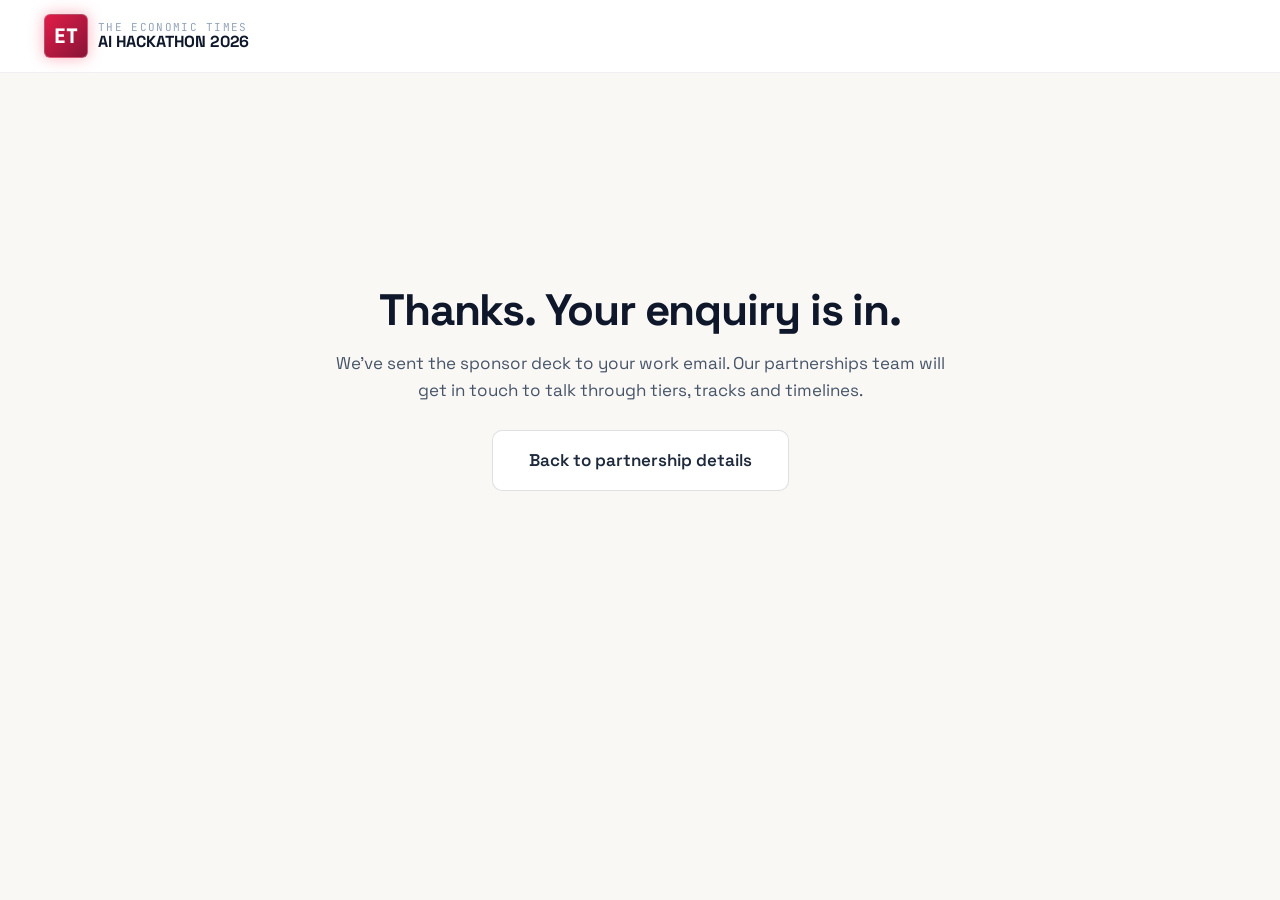
<file: thank-you.html>
<!DOCTYPE html>
<html lang="en">
<head>
  <meta charset="UTF-8">
  <meta name="viewport" content="width=device-width, initial-scale=1.0">
  <title>Thank you | ET AI Hackathon 2026</title>
  <!-- Keep the thank-you page out of search results; it exists for conversion tracking -->
  <meta name="robots" content="noindex, nofollow">
  <meta name="theme-color" content="#07080b">
  <link rel="preconnect" href="https://fonts.googleapis.com">
  <link rel="preconnect" href="https://fonts.gstatic.com" crossorigin>
  <link href="https://fonts.googleapis.com/css2?family=JetBrains+Mono:wght@400;500;600;700&family=Plus+Jakarta+Sans:wght@400;500;600;700;800&family=Space+Grotesk:wght@500;600;700&display=swap" rel="stylesheet">
  <link rel="stylesheet" href="styles.css">
</head>
<!-- Point URL-based conversion goals (Google Ads, LinkedIn, GA4) at this page:
     thank-you.html?type=partner  → partner lead
     thank-you.html?type=builder  → builder registration -->
<body data-page="thank-you">
  <header class="site-header">
    <div class="container">
      <div class="header-inner">
        <a href="index.html" class="et-logo-badge">
          <div class="et-crest">ET</div>
          <div class="et-text-brand">
            <span class="et-sub">The Economic Times</span>
            <span class="et-main">AI HACKATHON 2026</span>
          </div>
        </a>
      </div>
    </div>
  </header>

  <main class="ty-wrap">
    <!-- Partner enquiry -->
    <div class="ty-card" data-for="partner">
      <h1>Thanks<span id="ty-name"></span>. Your enquiry is in.</h1>
      <p>
        We've sent the sponsor deck to your work email. Our partnerships team will get in touch to
        talk through tiers, tracks and timelines.
      </p>
      <div class="ty-actions">
        <a id="ty-deck-link" class="btn btn-primary btn-lg" href="#" target="_blank" rel="noopener" hidden>Download the sponsor deck</a>
        <a class="btn btn-secondary btn-lg" href="index.html#sponsor">Back to partnership details</a>
      </div>
    </div>

    <!-- Builder registration -->
    <div class="ty-card" data-for="builder" hidden>
      <h1>You're registered<span id="ty-name-b"></span>.</h1>
      <p>
        Check your email for next steps. Challenge tracks open on 15 Oct and idea submissions close on 28 Nov.
        Teams can have 1 to 4 members, so bring your teammates in now.
      </p>
      <div class="ty-actions">
        <a class="btn btn-primary btn-lg" href="index.html#challenges">Explore the challenge tracks</a>
        <a class="btn btn-secondary btn-lg"
           href="https://wa.me/?text=I%E2%80%99ve%20registered%20for%20the%20ET%20AI%20Hackathon%202026.%20Join%20my%20team%3A%20https%3A%2F%2FREPLACE-WITH-LIVE-URL%2F%3Futm_source%3Dreferral%26utm_medium%3Dwhatsapp%26utm_campaign%3Dteam_invite"
           target="_blank" rel="noopener" data-track="team_invite_whatsapp">Invite teammates on WhatsApp</a>
      </div>
    </div>
  </main>

  <script src="app.js"></script>
</body>
</html>
</file>
<file: styles.css>
/* ==========================================================================
   ET AI HACKATHON 2026 – DESIGN SYSTEM & STYLESHEET
   Style: Cutting-edge Cyber-Futuristic Enterprise & Developer UI
   Branding: The Economic Times Red (#E11D48) + Cyber Slate & Holographic Glow
   ========================================================================== */

:root {
  --primary-color: #f43f5e;
  --primary-glow: rgba(244, 63, 94, 0.4);
  --primary-light: #fb7185;
  --primary-dark: #e11d48;
  
  --secondary-color: #FFCC00; /* Yellow from image */
  --secondary-glow: rgba(255, 204, 0, 0.3);
  
  --bg-deep: #FAF8F5;
  --bg-dark: #F3F0EB;
  --bg-surface: #FFFFFF;
  --bg-surface-elevated: #FFFFFF;
  --bg-surface-hover: #F9F6F0;
  
  --border-subtle: rgba(0, 0, 0, 0.06);
  --border-medium: rgba(0, 0, 0, 0.12);

  --text-main: #1e293b;
  --text-muted: #475569;
  --text-dim: #94a3b8;
  --text-highlight: #0f172a;

  --font-sans: 'Space Grotesk', 'Plus Jakarta Sans', -apple-system, BlinkMacSystemFont, sans-serif;
  --font-mono: 'JetBrains Mono', 'IBM Plex Mono', ui-monospace, monospace;

  --radius-sm: 6px;
  --radius-md: 10px;
  --radius-lg: 16px;
  --radius-xl: 24px;
  --radius-full: 9999px;

  --shadow-card: 0 10px 40px -10px rgba(0, 0, 0, 0.08);
  --shadow-modal: 0 25px 50px -12px rgba(0, 0, 0, 0.15);
  
  --transition-fast: 0.18s cubic-bezier(0.16, 1, 0.3, 1);
  --transition-smooth: 0.3s cubic-bezier(0.16, 1, 0.3, 1);
}

/* Base Resets */
*, *::before, *::after {
  box-sizing: border-box;
  margin: 0;
  padding: 0;
}

html {
  scroll-behavior: smooth;
  color-scheme: light;
  font-size: 16px;
  -webkit-font-smoothing: antialiased;
  -moz-osx-font-smoothing: grayscale;
}

body {
  background-color: var(--bg-deep);
  color: var(--text-main);
  font-family: var(--font-sans);
  line-height: 1.6;
  overflow-x: hidden;
  position: relative;
  min-height: 100vh;
}

/* Typography Utilities */
.mono {
  font-family: var(--font-mono);
}

h1, h2, h3, h4, h5, h6 {
  color: var(--text-highlight);
  font-weight: 700;
  line-height: 1.15;
  letter-spacing: -0.025em;
}

p {
  color: var(--text-muted);
}

a {
  color: inherit;
  text-decoration: none;
  transition: color var(--transition-fast);
}

/* Section Label Badge (Cyber Blueprint look from wireframe) */
.sec-label {
  display: inline-flex;
  align-items: center;
  gap: 6px;
  font-family: var(--font-mono);
  font-size: 11px;
  letter-spacing: 0.12em;
  text-transform: uppercase;
  color: var(--primary-light);
  background: rgba(225, 29, 72, 0.08);
  border: 1px dashed var(--border-glow);
  padding: 4px 12px;
  border-radius: var(--radius-sm);
  margin-bottom: 8px;
  width: fit-content;
}

.sec-label::before {
  content: '>';
  color: var(--primary-color);
  font-weight: bold;
}

/* Pill Badges */
.badge {
  display: inline-flex;
  align-items: center;
  gap: 6px;
  padding: 4px 12px;
  border-radius: var(--radius-full);
  font-size: 12px;
  font-weight: 600;
  font-family: var(--font-mono);
  background: var(--bg-surface-elevated);
  border: 1px solid var(--border-subtle);
  color: var(--text-muted);
  width: fit-content;
}

.badge-primary {
  background: rgba(225, 29, 72, 0.12);
  border-color: rgba(225, 29, 72, 0.35);
  color: #fda4af;
}

.badge-pulse {
  position: relative;
}

.badge-pulse::before {
  content: '';
  display: inline-block;
  width: 7px;
  height: 7px;
  border-radius: 50%;
  background-color: #22c55e;
  box-shadow: 0 0 8px #22c55e;
  animation: pulseGreen 1.8s infinite;
}

@keyframes pulseGreen {
  0% { transform: scale(0.95); opacity: 0.8; }
  50% { transform: scale(1.3); opacity: 1; }
  100% { transform: scale(0.95); opacity: 0.8; }
}

/* Cyber Cards */
.card {
  background: var(--bg-surface);
  border: 1px solid var(--border-subtle);
  border-radius: var(--radius-lg);
  box-shadow: var(--shadow-card);
  transition: all var(--transition-smooth);
  position: relative;
  overflow: hidden;
}

.card::before {
  content: '';
  position: absolute;
  top: 0;
  left: 0;
  right: 0;
  height: 1px;
  background: linear-gradient(90deg, transparent, rgba(255, 255, 255, 0.15), transparent);
}

.card:hover {
  border-color: var(--border-glow);
  transform: translateY(-3px);
  box-shadow: 0 16px 36px -12px rgba(0, 0, 0, 0.7), 0 0 20px -5px var(--primary-glow);
}

/* Buttons */
.btn {
  display: inline-flex;
  align-items: center;
  justify-content: center;
  gap: 8px;
  padding: 12px 24px;
  border-radius: var(--radius-sm);
  font-family: var(--font-sans);
  font-size: 15px;
  font-weight: 600;
  cursor: pointer;
  transition: all var(--transition-fast);
  border: none;
  outline: none;
  white-space: nowrap;
  user-select: none;
}

.btn-primary {
  background: linear-gradient(135deg, var(--primary-color) 0%, var(--primary-dark) 100%);
  color: #ffffff;
  box-shadow: 0 4px 18px var(--primary-glow);
  border: 1px solid rgba(255, 255, 255, 0.2);
}

.btn-primary:hover {
  background: linear-gradient(135deg, var(--primary-light) 0%, var(--primary-color) 100%);
  box-shadow: 0 6px 26px var(--primary-glow);
  transform: translateY(-1px);
}

.btn-secondary {
  background: var(--bg-surface-elevated);
  color: var(--text-main);
  border: 1.5px solid var(--border-medium);
}

.btn-secondary:hover {
  background: var(--bg-surface-hover);
  border-color: var(--text-main);
  color: var(--text-highlight);
  transform: translateY(-1px);
}

.btn-ghost {
  background: transparent;
  color: var(--text-muted);
  border: 1px solid transparent;
}

.btn-ghost:hover {
  color: var(--text-highlight);
  background: rgba(255, 255, 255, 0.05);
}

.btn-sm {
  padding: 8px 16px;
  font-size: 13px;
}

.btn-lg {
  padding: 16px 36px;
  font-size: 17px;
  border-radius: var(--radius-md);
}

.iconbtn {
  width: 44px;
  height: 44px;
  border-radius: var(--radius-full);
  border: 1px solid var(--border-medium);
  background: var(--bg-surface);
  color: var(--text-main);
  display: inline-flex;
  align-items: center;
  justify-content: center;
  cursor: pointer;
  transition: all var(--transition-fast);
}

.iconbtn:hover {
  background: var(--bg-surface-hover);
  border-color: var(--primary-color);
  color: var(--primary-light);
  transform: scale(1.05);
}

/* Container */
.container {
  max-width: 1240px;
  margin: 0 auto;
  padding: 0 24px;
  position: relative;
  z-index: 2;
}

/* Section Spacing */
.section-pad {
  padding: 96px 0;
  position: relative;
  z-index: 2;
}

.section-head {
  display: flex;
  flex-direction: column;
  gap: 12px;
  margin-bottom: 48px;
}

.section-head.centered {
  align-items: center;
  text-align: center;
}

.section-title {
  font-size: clamp(30px, 4.5vw, 48px);
}

.section-desc {
  max-width: 680px;
  font-size: 18px;
  color: var(--text-muted);
}

/* ==========================================================================
   01 HEADER
   ========================================================================== */
.site-header {
  position: sticky;
  top: 0;
  z-index: 100;
  background: rgba(255, 255, 255, 0.95);
  backdrop-filter: blur(14px);
  -webkit-backdrop-filter: blur(14px);
  border-bottom: 1px solid var(--border-subtle);
  transition: background var(--transition-fast);
}

.header-inner {
  display: flex;
  align-items: center;
  justify-content: space-between;
  padding: 14px 0;
  gap: 20px;
}

.brand-wrapper {
  display: flex;
  align-items: center;
  gap: 14px;
}

.et-logo-badge {
  display: flex;
  align-items: center;
  gap: 10px;
}

.et-crest {
  width: 44px;
  height: 44px;
  background: linear-gradient(135deg, #e11d48, #881337);
  border-radius: var(--radius-sm);
  display: flex;
  align-items: center;
  justify-content: center;
  font-family: var(--font-mono);
  font-weight: 800;
  font-size: 20px;
  color: #fff;
  border: 1px solid rgba(255, 255, 255, 0.25);
  box-shadow: 0 0 15px var(--primary-glow);
}

.et-text-brand {
  display: flex;
  flex-direction: column;
  line-height: 1.1;
}

.et-sub {
  font-size: 11px;
  font-family: var(--font-mono);
  letter-spacing: 0.12em;
  color: var(--text-dim);
  text-transform: uppercase;
}

.et-main {
  font-size: 16px;
  font-weight: 800;
  letter-spacing: -0.01em;
  color: var(--text-highlight);
}

.nav-links {
  display: flex;
  align-items: center;
  gap: 28px;
  font-size: 14px;
  font-weight: 500;
}

.nav-link {
  color: var(--text-muted);
  position: relative;
  padding: 6px 0;
}

.nav-link:hover, .nav-link.active {
  color: var(--text-highlight);
}

.nav-link::after {
  content: '';
  position: absolute;
  bottom: 0;
  left: 0;
  width: 0;
  height: 2px;
  background: var(--primary-color);
  transition: width var(--transition-fast);
}

.nav-link:hover::after {
  width: 100%;
}

.header-actions {
  display: flex;
  align-items: center;
  gap: 12px;
}

/* ==========================================================================
   02 HERO SECTION — Split Layout
   ========================================================================== */
.hero-section {
  padding: 40px 0;
  position: relative;
  overflow: hidden;
}

.hero-split {
  display: grid;
  grid-template-columns: 1.1fr 0.9fr;
  gap: 60px;
  align-items: center;
  position: relative;
}

.hero-split::before {
  content: '';
  position: absolute;
  top: -120px;
  left: 30%;
  transform: translateX(-50%);
  width: 500px;
  height: 300px;
  background: radial-gradient(circle, var(--primary-glow) 0%, transparent 70%);
  pointer-events: none;
}

.hero-left {
  display: flex;
  flex-direction: column;
  align-items: flex-start;
  gap: 24px;
  position: relative;
  z-index: 2;
}

.hero-superbadge {
  display: inline-flex;
  align-items: center;
  gap: 10px;
  background: rgba(225, 29, 72, 0.12);
  border: 1px solid var(--border-glow);
  padding: 6px 16px;
  border-radius: var(--radius-full);
  font-family: var(--font-mono);
  font-size: 13px;
  color: var(--primary-color);
}

.hero-title {
  font-size: clamp(36px, 5vw, 64px);
  font-weight: 800;
  letter-spacing: -0.03em;
  line-height: 1.05;
  text-transform: uppercase;
  text-align: left;
}

.hero-title .gradient-text {
  background: linear-gradient(135deg, var(--primary-color) 0%, var(--primary-light) 100%);
  -webkit-background-clip: text;
  -webkit-text-fill-color: transparent;
}

.hero-tagline {
  font-size: clamp(16px, 1.5vw, 18px);
  color: var(--text-muted);
  max-width: 600px;
  line-height: 1.55;
  text-align: left;
}

.hero-stats-row {
  display: flex;
  align-items: center;
  gap: 20px;
  background: #ffffff;
  padding: 16px 24px;
  border-radius: var(--radius-lg);
  border: none;
  box-shadow: 0 4px 24px rgba(0, 0, 0, 0.04);
  flex-wrap: wrap;
}

.hero-stat-item {
  display: flex;
  flex-direction: column;
  gap: 4px;
}

.hero-stat-num {
  font-family: var(--font-mono);
  font-size: 20px;
  font-weight: 700;
  color: var(--text-highlight);
  line-height: 1;
}

.hero-stat-label {
  font-size: 12px;
  color: var(--text-dim);
  text-transform: uppercase;
  letter-spacing: 0.05em;
}

.hero-stat-divider {
  width: 1px;
  height: 30px;
  background: var(--border-medium);
}

.hero-cta-group {
  display: flex;
  flex-wrap: wrap;
  align-items: center;
  gap: 16px;
}

.hero-micro-features {
  display: flex;
  flex-direction: column;
  gap: 8px;
  font-family: var(--font-mono);
  font-size: 13px;
  color: var(--text-dim);
}

/* Hero Form */
.hero-right {
  position: relative;
  z-index: 2;
  width: 100%;
}

.hero-form-card {
  background: var(--bg-surface);
  border: 1px solid var(--border-medium);
  border-radius: var(--radius-lg);
  padding: 32px;
  box-shadow: var(--shadow-card);
  position: relative;
  overflow: hidden;
}

.hero-form-card::before {
  content: '';
  position: absolute;
  top: 0;
  left: 0;
  width: 100%;
  height: 4px;
  background: linear-gradient(90deg, var(--primary-color), var(--secondary-color));
}

.hero-form-badge {
  display: inline-block;
  font-family: var(--font-mono);
  font-size: 11px;
  color: var(--secondary-color);
  background: rgba(6, 182, 212, 0.1);
  border: 1px solid rgba(6, 182, 212, 0.3);
  padding: 4px 10px;
  border-radius: var(--radius-full);
  margin-bottom: 16px;
}

.hero-form-title {
  font-size: 24px;
  margin-bottom: 8px;
}

.hero-form-subtitle {
  font-size: 14px;
  margin-bottom: 24px;
}

.hero-form-fields {
  display: flex;
  flex-direction: column;
  gap: 16px;
  margin-bottom: 20px;
}

.hero-form-note {
  font-size: 12px;
  color: var(--text-dim);
  text-align: center;
  margin-top: 12px;
}

@media (max-width: 980px) {
  .hero-split {
    grid-template-columns: 1fr;
    padding: 32px 20px;
  }
  .hero-left {
    align-items: center;
    text-align: center;
  }
  .hero-title, .hero-tagline {
    text-align: center;
  }
  .hero-stats-row {
    justify-content: center;
  }
  .hero-micro-features {
    align-items: center;
  }
}

/* Countdown Bar */
.countdown-strip {
  display: flex;
  align-items: center;
  justify-content: center;
  gap: 20px;
  background: rgba(0, 0, 0, 0.4);
  border: 1px solid var(--border-subtle);
  border-radius: var(--radius-lg);
  padding: 16px 28px;
  margin-top: 16px;
  flex-wrap: wrap;
}

.countdown-label {
  font-family: var(--font-mono);
  font-size: 12px;
  color: var(--text-dim);
  text-transform: uppercase;
  letter-spacing: 0.1em;
}

.timer-units {
  display: flex;
  align-items: center;
  gap: 14px;
}

.timer-digit-box {
  display: flex;
  flex-direction: column;
  align-items: center;
  min-width: 54px;
}

.timer-num {
  font-family: var(--font-mono);
  font-size: 26px;
  font-weight: 700;
  color: var(--text-highlight);
  line-height: 1;
}

.timer-sub {
  font-size: 10px;
  font-family: var(--font-mono);
  color: var(--text-dim);
  text-transform: uppercase;
  letter-spacing: 0.05em;
  margin-top: 3px;
}

.timer-sep {
  font-family: var(--font-mono);
  font-size: 22px;
  color: var(--primary-color);
  opacity: 0.7;
}

/* ==========================================================================
   03 SCALE, REACH & NATIONAL IMPACT (STATS)
   ========================================================================== */
.stats-grid {
  display: grid;
  grid-template-columns: repeat(auto-fit, minmax(180px, 1fr));
  gap: 18px;
}

.stat-card {
  background: var(--bg-surface);
  border: 1px solid var(--border-subtle);
  border-radius: var(--radius-lg);
  padding: 24px 20px;
  text-align: center;
  display: flex;
  flex-direction: column;
  align-items: center;
  gap: 6px;
  transition: all var(--transition-fast);
  position: relative;
}

.stat-card:hover {
  border-color: var(--primary-color);
  background: var(--bg-surface-elevated);
  transform: translateY(-2px);
}

.stat-num {
  font-family: var(--font-mono);
  font-size: 38px;
  font-weight: 800;
  color: var(--text-highlight);
  line-height: 1;
}

.stat-num.highlight {
  color: var(--primary-light);
}

.stat-label {
  font-size: 14px;
  color: var(--text-muted);
  font-weight: 500;
}

/* ==========================================================================
   05 ABOUT SECTION (WHAT'S NEW)
   ========================================================================== */
.about-grid {
  display: grid;
  grid-template-columns: 1fr 1fr;
  gap: 56px;
  align-items: center;
}

@media (max-width: 900px) {
  .about-grid {
    grid-template-columns: 1fr;
  }
}

.about-features {
  display: flex;
  flex-direction: column;
  gap: 16px;
  margin-top: 24px;
}

.about-feat-item {
  display: flex;
  gap: 16px;
  padding: 16px;
  background: var(--bg-surface);
  border: 1px solid var(--border-subtle);
  border-radius: var(--radius-md);
  transition: border-color var(--transition-fast);
}

.about-feat-item:hover {
  border-color: var(--border-medium);
}

.about-feat-icon {
  width: 38px;
  height: 38px;
  border-radius: var(--radius-sm);
  background: rgba(225, 29, 72, 0.1);
  color: var(--primary-light);
  display: flex;
  align-items: center;
  justify-content: center;
  flex-shrink: 0;
}

/* ==========================================================================
   06 WHY SPONSOR & PARTNER
   ========================================================================== */
.sponsor-section {
  position: relative;
  background: linear-gradient(180deg, var(--bg-surface) 0%, var(--bg-surface-hover) 100%);
  border-top: 3px solid var(--primary-color);
  border-bottom: 1px solid var(--border-medium);
}

.sponsor-highlight-badge {
  display: inline-flex;
  align-items: center;
  gap: 8px;
  background: rgba(225, 29, 72, 0.15);
  border: 1px solid var(--primary-color);
  padding: 6px 16px;
  border-radius: var(--radius-full);
  font-family: var(--font-mono);
  font-size: 13px;
  color: #fff;
  letter-spacing: 0.08em;
  text-transform: uppercase;
  margin-bottom: 12px;
}

.sponsor-benefits-grid {
  display: grid;
  grid-template-columns: repeat(auto-fit, minmax(280px, 1fr));
  gap: 20px;
  margin-bottom: 48px;
}

.sponsor-benefit-card {
  background: var(--bg-surface);
  border: 1px solid var(--border-subtle);
  border-radius: var(--radius-md);
  padding: 24px;
  display: flex;
  flex-direction: column;
  gap: 12px;
  transition: all var(--transition-smooth);
}

.sponsor-benefit-card:hover {
  border-color: var(--border-glow);
  transform: translateY(-2px);
  background: var(--bg-surface-elevated);
}

.sponsor-benefit-icon {
  font-size: 28px;
  margin-bottom: 8px;
}

.sponsor-benefit-card h3 {
  font-size: 18px;
  color: var(--text-highlight);
}

.sponsor-benefit-card p {
  font-size: 14px;
  color: var(--text-muted);
  line-height: 1.5;
}

/* How It Works Box */
.how-it-works-box {
  background: var(--bg-surface);
  border: 1px solid var(--border-medium);
  border-radius: var(--radius-xl);
  padding: 40px;
  margin-top: 40px;
  display: flex;
  flex-direction: column;
  gap: 28px;
}

.steps-row {
  display: grid;
  grid-template-columns: repeat(auto-fit, minmax(260px, 1fr));
  gap: 28px;
}

.step-item {
  display: flex;
  gap: 16px;
  align-items: flex-start;
}

.step-num-large {
  font-family: var(--font-mono);
  font-size: 32px;
  font-weight: 800;
  color: var(--primary-color);
  line-height: 1;
}

/* ==========================================================================
   07 HALL OF FAME WINNERS
   ========================================================================== */
.winners-grid {
  display: grid;
  grid-template-columns: repeat(auto-fit, minmax(280px, 1fr));
  gap: 24px;
}

.winner-card {
  display: flex;
  flex-direction: column;
  overflow: hidden;
}

.winner-preview {
  height: 180px;
  background: linear-gradient(135deg, #1b2030, #10131c);
  display: flex;
  align-items: center;
  justify-content: center;
  position: relative;
  border-bottom: 1px solid var(--border-subtle);
  overflow: hidden;
}

.winner-preview img, .winner-preview .visual-mock {
  width: 100%;
  height: 100%;
  object-fit: cover;
  transition: transform var(--transition-smooth);
}

.winner-card:hover .winner-preview img, 
.winner-card:hover .winner-preview .visual-mock {
  transform: scale(1.05);
}

.winner-badge {
  position: absolute;
  top: 12px;
  left: 12px;
  background: rgba(0, 0, 0, 0.75);
  backdrop-filter: blur(8px);
  border: 1px solid var(--border-glow);
  padding: 4px 10px;
  border-radius: var(--radius-sm);
  font-family: var(--font-mono);
  font-size: 11px;
  color: #fda4af;
}

.winner-body {
  padding: 24px;
  display: flex;
  flex-direction: column;
  gap: 10px;
}

.winner-team {
  font-size: 13px;
  color: var(--text-dim);
  font-family: var(--font-mono);
}

/* ==========================================================================
   08 VIDEOS SECTION
   ========================================================================== */
.videos-grid {
  display: grid;
  grid-template-columns: repeat(auto-fit, minmax(320px, 1fr));
  gap: 24px;
}

.video-card {
  display: flex;
  flex-direction: column;
  gap: 14px;
  cursor: pointer;
}

.video-thumb {
  height: 200px;
  background: linear-gradient(135deg, #1f2538 0%, #10131c 100%);
  border: 1px solid var(--border-subtle);
  border-radius: var(--radius-lg);
  position: relative;
  display: flex;
  align-items: center;
  justify-content: center;
  overflow: hidden;
  transition: border-color var(--transition-fast);
}

.video-card:hover .video-thumb {
  border-color: var(--primary-color);
}

.play-button-pulse {
  width: 60px;
  height: 60px;
  border-radius: 50%;
  background: var(--primary-color);
  color: #fff;
  display: flex;
  align-items: center;
  justify-content: center;
  box-shadow: 0 0 25px var(--primary-glow);
  transition: transform var(--transition-fast);
}

.video-card:hover .play-button-pulse {
  transform: scale(1.1);
}

/* ==========================================================================
   09 MEDIA COVERAGE
   ========================================================================== */
.media-coverage-grid {
  display: grid;
  grid-template-columns: repeat(auto-fit, minmax(260px, 1fr));
  gap: 20px;
}

.media-coverage-card {
  display: flex;
  flex-direction: column;
  align-items: flex-start;
  padding: 32px 24px;
  gap: 20px;
  text-decoration: none;
}

.media-coverage-card:hover {
  border-color: var(--primary-light);
  transform: translateY(-4px);
}

.media-coverage-icon {
  width: 56px;
  height: 56px;
  display: flex;
  align-items: center;
  justify-content: center;
  color: #fff;
  background: var(--bg-surface-elevated);
  border-radius: var(--radius-md);
  border: 1px solid var(--border-medium);
}

.media-coverage-card:hover .media-coverage-icon {
  background: var(--bg-surface-hover);
}

.media-coverage-content {
  display: flex;
  flex-direction: column;
  gap: 12px;
}

.media-coverage-content h3 {
  font-size: 20px;
  color: var(--text-highlight);
}

.media-coverage-content p {
  font-size: 14px;
  color: var(--text-muted);
  line-height: 1.5;
}

.media-coverage-link {
  font-family: var(--font-mono);
  font-size: 12px;
  font-weight: 700;
  color: var(--primary-light);
  text-transform: uppercase;
  margin-top: 8px;
}

/* ==========================================================================
   10 PHOTOS GALLERY
   ========================================================================== */
.photos-gallery {
  display: grid;
  grid-template-columns: repeat(3, 1fr);
  gap: 24px;
  grid-auto-rows: 500px;
}

@media (max-width: 900px) {
  .photos-gallery {
    grid-template-columns: repeat(2, 1fr);
  }
}

@media (max-width: 600px) {
  .photos-gallery {
    grid-template-columns: 1fr;
  }
}

.photo-card {
  border-radius: var(--radius-md);
  overflow: hidden;
  background: var(--bg-surface-elevated);
  border: 1px solid var(--border-subtle);
  position: relative;
  transition: transform var(--transition-smooth), border-color var(--transition-fast);
}

.photo-card:hover {
  transform: scale(1.02);
  border-color: var(--primary-color);
  z-index: 10;
}

.photo-card--wide {
  grid-column: span 2;
}

@media (max-width: 600px) {
  .photo-card--wide {
    grid-column: span 1;
  }
}

.photo-placeholder {
  width: 100%;
  height: 100%;
  display: flex;
  flex-direction: column;
  align-items: center;
  justify-content: center;
  gap: 12px;
  background: linear-gradient(135deg, var(--bg-surface-elevated) 0%, var(--bg-surface) 100%);
}

.photo-placeholder-icon {
  font-size: 32px;
  opacity: 0.8;
}

.photo-placeholder-text {
  font-family: var(--font-mono);
  font-size: 13px;
  color: var(--text-dim);
  text-transform: uppercase;
  letter-spacing: 0.05em;
}

/* ==========================================================================
   11 NEED HELP SECTION
   ========================================================================== */
.need-help-section {
  background: linear-gradient(180deg, transparent 0%, var(--bg-surface-hover) 100%);
  border-top: 1px solid var(--border-subtle);
}

.contact-grid {
  display: grid;
  grid-template-columns: repeat(auto-fit, minmax(240px, 1fr));
  gap: 20px;
}

.contact-card {
  background: var(--bg-surface);
  border: 1px solid var(--border-subtle);
  border-radius: var(--radius-lg);
  padding: 32px 24px;
  text-align: center;
  display: flex;
  flex-direction: column;
  align-items: center;
  gap: 12px;
  transition: border-color var(--transition-fast);
}

.contact-card:hover {
  border-color: var(--border-medium);
}

.contact-icon {
  font-size: 36px;
  margin-bottom: 8px;
}

.contact-card h3 {
  font-size: 18px;
  color: var(--text-highlight);
}

.contact-card p {
  font-size: 14px;
  color: var(--text-muted);
  line-height: 1.5;
  flex-grow: 1;
}

.contact-link {
  font-weight: 600;
  color: var(--primary-light);
  margin-top: 8px;
  text-decoration: underline;
  text-decoration-color: transparent;
  transition: text-decoration-color var(--transition-fast);
}

.contact-link:hover {
  text-decoration-color: var(--primary-light);
}

.contact-social-links {
  display: flex;
  gap: 16px;
  margin-top: 8px;
}

.contact-social-links a {
  font-size: 14px;
  color: var(--text-muted);
  text-decoration: underline;
}

.contact-social-links a:hover {
  color: var(--text-highlight);
}

/* ==========================================================================
   12 TESTIMONIALS
   ========================================================================== */
.testimonials-grid {
  display: grid;
  grid-template-columns: repeat(auto-fit, minmax(320px, 1fr));
  gap: 24px;
}

.quote-card {
  padding: 32px;
  display: flex;
  flex-direction: column;
  gap: 20px;
  justify-content: space-between;
}

.quote-mark {
  font-size: 48px;
  line-height: 1;
  color: var(--primary-light);
  font-family: serif;
}

.quote-text {
  font-size: 16px;
  line-height: 1.6;
  color: var(--text-highlight);
  font-style: italic;
}

.quote-author {
  display: flex;
  align-items: center;
  gap: 14px;
}

.author-avatar {
  width: 48px;
  height: 48px;
  border-radius: 50%;
  background: var(--bg-surface-elevated);
  border: 1.5px solid var(--border-medium);
  display: flex;
  align-items: center;
  justify-content: center;
  font-weight: 700;
  color: var(--primary-light);
  font-family: var(--font-mono);
}

/* ==========================================================================
   13 FAQ ACCORDION
   ========================================================================== */
.faq-wrap {
  max-width: 860px;
  margin: 0 auto;
  display: flex;
  flex-direction: column;
  gap: 14px;
}

.faq-search-box {
  margin-bottom: 16px;
}

.faq-input {
  width: 100%;
  background: var(--bg-surface);
  border: 1px solid var(--border-medium);
  border-radius: var(--radius-md);
  padding: 14px 20px;
  color: var(--text-main);
  font-size: 15px;
  outline: none;
  transition: border-color var(--transition-fast);
}

.faq-input:focus {
  border-color: var(--primary-color);
  box-shadow: 0 0 15px var(--primary-glow);
}

details.faq-item {
  background: var(--bg-surface);
  border: 1px solid var(--border-subtle);
  border-radius: var(--radius-md);
  overflow: hidden;
  transition: border-color var(--transition-fast);
}

details.faq-item[open] {
  border-color: var(--border-medium);
}

details.faq-item summary {
  padding: 20px 24px;
  font-size: 17px;
  font-weight: 600;
  cursor: pointer;
  list-style: none;
  display: flex;
  align-items: center;
  justify-content: space-between;
  gap: 16px;
  user-select: none;
}

details.faq-item summary::-webkit-details-marker {
  display: none;
}

.faq-toggle-icon {
  font-size: 20px;
  color: var(--primary-light);
  transition: transform var(--transition-fast);
  display: inline-flex;
}

details.faq-item[open] .faq-toggle-icon {
  transform: rotate(45deg);
}

.faq-answer {
  padding: 0 24px 22px;
  color: var(--text-muted);
  font-size: 15px;
  line-height: 1.6;
}

/* ==========================================================================
   14 FOOTER
   ========================================================================== */
.site-footer {
  background: var(--bg-surface-elevated);
  border-top: 1px solid var(--border-subtle);
  padding: 72px 0 150px;
  color: var(--text-muted);
  font-size: 14px;
}

.footer-top {
  display: grid;
  grid-template-columns: 2fr 1fr 1fr 1fr;
  gap: 48px;
  margin-bottom: 48px;
}

@media (max-width: 860px) {
  .footer-top {
    grid-template-columns: 1fr 1fr;
  }
}

@media (max-width: 540px) {
  .footer-top {
    grid-template-columns: 1fr;
  }
}

.footer-brand {
  display: flex;
  flex-direction: column;
  gap: 16px;
}

.footer-col-title {
  font-family: var(--font-mono);
  font-size: 12px;
  text-transform: uppercase;
  color: var(--text-highlight);
  letter-spacing: 0.1em;
  margin-bottom: 16px;
}

.footer-links {
  list-style: none;
  display: flex;
  flex-direction: column;
  gap: 12px;
}

.footer-links a:hover {
  color: var(--text-highlight);
}

.footer-bottom {
  display: flex;
  flex-wrap: wrap;
  align-items: center;
  justify-content: space-between;
  padding-top: 32px;
  border-top: 1px solid var(--border-subtle);
  gap: 16px;
  font-size: 13px;
}

/* ==========================================================================
   15 FORMS & INPUTS
   ========================================================================== */
.field-group {
  display: flex;
  flex-direction: column;
  gap: 5px;
}

.field-label {
  font-size: 11px;
  font-family: var(--font-mono);
  text-transform: uppercase;
  color: var(--text-dim);
  letter-spacing: 0.05em;
}

.form-control {
  background: var(--bg-surface-elevated);
  border: 1px solid var(--border-medium);
  border-radius: var(--radius-sm);
  padding: 10px 14px;
  font-family: var(--font-sans);
  font-size: 14px;
  color: var(--text-main);
  outline: none;
  min-height: 44px;
  transition: all var(--transition-fast);
  width: 100%;
}

.form-control:focus {
  border-color: var(--primary-color);
  box-shadow: 0 0 10px var(--primary-glow);
  background: var(--bg-surface-hover);
}

.lead-minimized-pill {
  pointer-events: auto;
  margin-left: auto;
  background: linear-gradient(135deg, var(--primary-color), var(--primary-dark));
  color: #fff;
  border: 1px solid rgba(255, 255, 255, 0.2);
  padding: 14px 26px;
  border-radius: var(--radius-full);
  font-weight: 700;
  font-size: 15px;
  cursor: pointer;
  box-shadow: 0 8px 25px var(--primary-glow);
  display: flex;
  align-items: center;
  gap: 8px;
  transition: all var(--transition-fast);
}

.lead-minimized-pill:hover {
  transform: translateY(-2px) scale(1.02);
  box-shadow: 0 12px 30px var(--primary-glow);
}

/* ==========================================================================
   MODALS (REGISTRATION, VIDEO)
   ========================================================================== */
.modal-backdrop {
  position: fixed;
  inset: 0;
  background: rgba(0, 0, 0, 0.85);
  backdrop-filter: blur(10px);
  -webkit-backdrop-filter: blur(10px);
  z-index: 1000;
  display: flex;
  align-items: center;
  justify-content: center;
  padding: 24px;
  opacity: 0;
  visibility: hidden;
  transition: all var(--transition-smooth);
}

.modal-backdrop.open {
  opacity: 1;
  visibility: visible;
}

.modal-card {
  background: var(--bg-surface);
  border: 1px solid var(--border-medium);
  border-radius: var(--radius-xl);
  max-width: 680px;
  width: 100%;
  max-height: 90vh;
  overflow-y: auto;
  box-shadow: var(--shadow-modal);
  transform: scale(0.95);
  transition: transform var(--transition-smooth);
  position: relative;
  padding: 36px;
}

.modal-backdrop.open .modal-card {
  transform: scale(1);
}

.modal-close-btn {
  position: absolute;
  top: 20px;
  right: 20px;
  background: var(--bg-surface-elevated);
  border: 1px solid var(--border-subtle);
  color: var(--text-muted);
  width: 36px;
  height: 36px;
  border-radius: 50%;
  display: flex;
  align-items: center;
  justify-content: center;
  cursor: pointer;
  transition: all var(--transition-fast);
}

.modal-close-btn:hover {
  color: #fff;
  border-color: var(--primary-color);
}

/* Toast Notification */
.toast-container {
  position: fixed;
  top: 24px;
  right: 24px;
  z-index: 1100;
  display: flex;
  flex-direction: column;
  gap: 10px;
  pointer-events: none;
}

.toast {
  pointer-events: auto;
  background: var(--bg-surface-elevated);
  border: 1px solid var(--border-glow);
  box-shadow: 0 10px 30px rgba(0, 0, 0, 0.6);
  padding: 14px 20px;
  border-radius: var(--radius-md);
  display: flex;
  align-items: center;
  gap: 12px;
  color: var(--text-highlight);
  font-size: 14px;
  animation: toastIn 0.3s cubic-bezier(0.16, 1, 0.3, 1);
}

@keyframes toastIn {
  from { transform: translateX(50px); opacity: 0; }
  to { transform: translateX(0); opacity: 1; }
}

/* Responsive Overrides */
@media (max-width: 768px) {
  .nav-links {
    display: none;
  }
  .header-actions .btn-secondary {
    display: none;
  }
}

/* ==========================================================================
   ADDITIONS — campaign version
   ========================================================================== */

/* Accessibility floor */
:focus-visible {
  outline: 2px solid var(--primary-light);
  outline-offset: 3px;
}
[hidden] { display: none !important; }
@media (prefers-reduced-motion: reduce) {
  html { scroll-behavior: auto; }
  *, *::before, *::after { animation: none !important; transition: none !important; }
}

/* Anything still waiting for real content: visible dashed outline so it can't ship unnoticed */
.is-placeholder {
  outline: 1px dashed rgba(245, 158, 11, 0.7);
  outline-offset: 2px;
  color: var(--accent-amber) !important;
}

/* About: single column now that the flywheel box is gone */
.about-grid--single { grid-template-columns: 1fr; max-width: 980px; }
.about-grid--single .about-features { display: grid; grid-template-columns: repeat(2, 1fr); gap: 16px; }
@media (max-width: 720px) {
  .about-grid--single .about-features { grid-template-columns: 1fr; }
}

/* Previous partners logo wall */
.logo-wall { margin: 8px auto 48px; text-align: center; }
.logo-wall-title { font-size: 14px; color: var(--text-dim); margin-bottom: 18px; }
.logo-wall-list {
  list-style: none;
  display: grid;
  grid-template-columns: repeat(6, minmax(0, 1fr));
  gap: 14px;
}
.logo-slot {
  height: 64px;
  display: flex;
  align-items: center;
  justify-content: center;
  border: 1px solid var(--border-subtle);
  border-radius: var(--radius-md);
  background: var(--bg-surface);
  font-size: 12px;
}
.logo-slot img { max-height: 36px; max-width: 80%; filter: grayscale(1) brightness(1.6); opacity: 0.85; }
@media (max-width: 860px) { .logo-wall-list { grid-template-columns: repeat(3, minmax(0, 1fr)); } }

/* Audience block */
.audience-block {
  margin: 48px 0;
  display: grid;
  grid-template-columns: 1fr 1fr;
  gap: 1px;
  background: var(--border-subtle);
  border: 1px solid var(--border-subtle);
  border-radius: var(--radius-lg);
  overflow: hidden;
}
.audience-col, .audience-channels, .audience-source { background: var(--bg-dark); padding: 28px; }
.audience-title { font-size: 20px; font-weight: 700; color: var(--text-highlight); }
.audience-sub { font-size: 14px; color: var(--text-muted); margin: 2px 0 18px; }
.audience-stats { display: grid; grid-template-columns: 1fr 1fr; gap: 18px 24px; }
.audience-stats dt { font-size: 13px; color: var(--text-muted); }
.audience-stats dd { font-size: 28px; font-weight: 700; color: var(--text-highlight); line-height: 1.2; }
.audience-channels { grid-column: 1 / -1; display: flex; flex-wrap: wrap; align-items: center; gap: 12px 20px; padding-top: 20px; padding-bottom: 20px; }
.audience-channels-label { font-size: 13px; color: var(--text-dim); }
.audience-channels ul { list-style: none; display: flex; flex-wrap: wrap; gap: 8px; }
.audience-channels li {
  font-size: 13px;
  padding: 5px 12px;
  border-radius: var(--radius-full);
  border: 1px solid var(--border-medium);
  color: var(--text-main);
}
.audience-source { grid-column: 1 / -1; font-size: 12px; padding: 10px 28px; }
@media (max-width: 760px) {
  .audience-block { grid-template-columns: 1fr; }
}

/* Partnership enquiry section */
.lead-section {
  background: linear-gradient(180deg, rgba(225, 29, 72, 0.06), transparent 60%);
  border-top: 1px solid var(--border-glow);
  scroll-margin-top: 80px;
}
.lead-grid {
  display: grid;
  grid-template-columns: minmax(0, 0.9fr) minmax(0, 1.1fr);
  gap: 56px;
  align-items: start;
}
@media (max-width: 960px) { .lead-grid { grid-template-columns: 1fr; gap: 32px; } }

.lead-intro-text { font-size: 17px; line-height: 1.65; margin: 14px 0 26px; max-width: 52ch; }
.lead-next-steps { list-style: none; counter-reset: step; display: grid; gap: 14px; margin-bottom: 30px; }
.lead-next-steps li {
  counter-increment: step;
  position: relative;
  padding-left: 44px;
  font-size: 15px;
  color: var(--text-muted);
}
.lead-next-steps li::before {
  content: counter(step);
  position: absolute;
  left: 0;
  top: -2px;
  width: 30px;
  height: 30px;
  border-radius: 50%;
  border: 1px solid var(--border-glow);
  color: var(--primary-light);
  display: grid;
  place-items: center;
  font-weight: 700;
  font-size: 14px;
}
.lead-next-steps strong { color: var(--text-highlight); }
.lead-alt-contact { display: flex; flex-wrap: wrap; gap: 10px; align-items: center; padding-top: 22px; border-top: 1px solid var(--border-subtle); }
.lead-alt-title { width: 100%; font-size: 14px; color: var(--text-dim); }

.lead-card {
  background: var(--bg-surface);
  border: 1px solid var(--border-medium);
  border-radius: var(--radius-lg);
  padding: 28px;
  box-shadow: var(--shadow-card);
}
.lead-card form { display: flex; flex-direction: column; gap: 18px; }

.form-grid { display: grid; grid-template-columns: 1fr 1fr; gap: 14px; }
.field-span-2 { grid-column: 1 / -1; }
@media (max-width: 560px) { .form-grid { grid-template-columns: 1fr; } }

.phone-row { display: grid; grid-template-columns: 92px 1fr; gap: 8px; }
textarea.form-control { resize: vertical; min-height: 88px; line-height: 1.5; }
.form-control[aria-invalid="true"] { border-color: #f87171; box-shadow: 0 0 0 1px #f87171; }

.chip-group { border: 0; display: flex; flex-wrap: wrap; gap: 8px; }
.chip-group legend { margin-bottom: 8px; width: 100%; }
.chip { position: relative; cursor: pointer; }
.chip input { position: absolute; opacity: 0; inset: 0; cursor: pointer; }
.chip span {
  display: inline-block;
  padding: 8px 14px;
  border-radius: var(--radius-full);
  border: 1px solid var(--border-medium);
  background: var(--bg-surface-elevated);
  font-size: 13px;
  color: var(--text-muted);
  transition: border-color var(--transition-fast), background var(--transition-fast), color var(--transition-fast);
}
.chip input:checked + span { border-color: var(--primary-color); background: rgba(225, 29, 72, 0.14); color: var(--primary-color); }
.chip input:focus-visible + span { outline: 2px solid var(--primary-light); outline-offset: 2px; }
.chip input[aria-invalid="true"] + span { border-color: #f87171; }

.optional-fields { border: 1px solid var(--border-subtle); border-radius: var(--radius-md); padding: 12px 16px; }
.optional-fields summary { cursor: pointer; font-size: 14px; font-weight: 600; color: var(--text-main); }
.optional-fields[open] summary { margin-bottom: 14px; }

.check-row { display: flex; gap: 10px; align-items: flex-start; font-size: 13px; color: var(--text-muted); line-height: 1.5; cursor: pointer; }
.check-row input { margin-top: 3px; width: 16px; height: 16px; accent-color: var(--primary-color); flex-shrink: 0; }
.check-row a { color: var(--primary-light); text-decoration: underline; }

.hp-field { position: absolute; left: -9999px; width: 1px; height: 1px; overflow: hidden; }
.form-error { color: #fca5a5; font-size: 14px; min-height: 1px; }
.form-error:empty { display: none; }
.form-footnote { font-size: 12px; color: var(--text-dim); text-align: center; }
.lead-card .form-submit { width: 100%; }

/* Real video embed */
.video-frame { position: relative; aspect-ratio: 16 / 9; background: #000; border-radius: var(--radius-lg); overflow: hidden; }
.video-frame iframe { position: absolute; inset: 0; width: 100%; height: 100%; border: 0; }

/* Thank-you page */
.ty-wrap { min-height: 70vh; display: grid; place-items: center; padding: 80px 20px; }
.ty-card { max-width: 620px; text-align: center; }
.ty-card h1 { font-size: clamp(30px, 5vw, 44px); line-height: 1.15; margin-bottom: 14px; }
.ty-card p { font-size: 17px; color: var(--text-muted); margin-bottom: 26px; }
.ty-actions { display: flex; flex-wrap: wrap; gap: 12px; justify-content: center; }

/* Hero Blob Glow */
.hero-glow-blob {
  position: absolute;
  top: 0;
  left: 0;
  width: 500px;
  height: 500px;
  background: radial-gradient(circle, rgba(244,63,94,0.15) 0%, rgba(244,63,94,0) 70%);
  z-index: -1;
  pointer-events: none;
}
.hero-title-gradient {
  background: linear-gradient(90deg, #f43f5e 0%, #fb7185 100%);
  -webkit-background-clip: text;
  -webkit-text-fill-color: transparent;
}
.hero-badge-pink {
  display: inline-block;
  padding: 6px 16px;
  border-radius: 100px;
  background: #FFF0F2;
  border: 1px solid #FFD1DA;
  color: #F43F5E;
  font-size: 11px;
  font-weight: 700;
  letter-spacing: 1px;
  margin-bottom: 24px;
}
.partner-grid-yellow {
  display: grid;
  grid-template-columns: repeat(4, 1fr);
  gap: 40px;
  align-items: center;
  justify-items: center;
  padding: 60px 0;
}
.logo-text {
  font-size: 32px;
  font-weight: 900;
  color: #111;
  letter-spacing: -1px;
  text-transform: lowercase;
}


/* Reviews Marquee Animation */
.reviews-marquee-wrapper {
  overflow: hidden;
  width: 100%;
  padding-top: 30px; /* Space for avatars */
}

.reviews-marquee-track {
  display: flex;
  gap: 32px;
  width: max-content;
  animation: marquee-reviews 40s linear infinite;
}

.reviews-marquee-wrapper:hover .reviews-marquee-track {
  animation-play-state: paused;
}

@keyframes marquee-reviews {
  0% { transform: translateX(0); }
  100% { transform: translateX(calc(-50% - 16px)); } /* -50% shifts by exactly one set of cards, -16px for half gap */
}

.review-card-item {
  width: 400px; /* Fixed width for marquee */
  flex-shrink: 0;
  background: #fff;
  border-radius: 12px;
  padding: 48px 24px 24px;
  position: relative;
  box-shadow: 0 10px 30px rgba(0,0,0,0.06);
  border: 1px solid rgba(0,0,0,0.05);
  margin-top: 20px;
  margin-bottom: 20px;
  transition: transform 0.3s ease, box-shadow 0.3s ease;
}

.review-card-item:hover {
  transform: translateY(-5px);
  box-shadow: 0 15px 40px rgba(0,0,0,0.12);
}



/* Photos Marquee Animation */
.photos-marquee-wrapper {
  overflow: hidden;
  width: 100%;
  padding: 20px 0;
}

.photos-marquee-track {
  display: flex;
  gap: 24px;
  width: max-content;
  animation: marquee-photos 30s linear infinite;
}

.photos-marquee-wrapper:hover .photos-marquee-track {
  animation-play-state: paused;
}

@keyframes marquee-photos {
  0% { transform: translateX(0); }
  100% { transform: translateX(calc(-50% - 12px)); }
}

.photo-marquee-item {
  width: 500px;
  height: 350px;
  flex-shrink: 0;
  border-radius: 20px;
  overflow: hidden;
  position: relative;
  box-shadow: 0 10px 30px rgba(0,0,0,0.15);
  transition: transform 0.3s ease;
}

.photo-marquee-item:hover {
  transform: scale(1.02);
}

.photo-marquee-item img {
  width: 100%;
  height: 100%;
  object-fit: cover;
  transition: transform 0.5s ease;
}

.photo-marquee-item:hover img {
  transform: scale(1.05);
}

.photo-overlay {
  position: absolute;
  bottom: 0;
  left: 0;
  width: 100%;
  padding: 40px 24px 24px;
  background: linear-gradient(to top, rgba(0,0,0,0.8) 0%, transparent 100%);
  display: flex;
  flex-direction: column;
  align-items: flex-start;
}

.photo-badge {
  background: #f43f5e;
  color: #fff;
  font-size: 11px;
  font-weight: 800;
  padding: 4px 10px;
  border-radius: 4px;
  text-transform: uppercase;
  letter-spacing: 1px;
  margin-bottom: 8px;
}

.photo-title {
  color: #fff;
  font-size: 22px;
  font-weight: 700;
  margin: 0;
}



/* Slideshow Crossfade Animation */
@keyframes crossfade {
  0% { opacity: 0; }
  10% { opacity: 1; }
  25% { opacity: 1; }
  35% { opacity: 0; }
  100% { opacity: 0; }
}

.media-card-hover:hover {
  transform: translateY(-4px);
  box-shadow: 0 8px 25px rgba(0,0,0,0.1);
}


/* Premium Glow Animation for Partner Button */
.partner-glow-btn {
  position: relative;
  overflow: hidden;
  animation: pulse-glow 2s infinite;
}

@keyframes pulse-glow {
  0% {
    box-shadow: 0 0 0 0 rgba(244, 63, 94, 0.7);
  }
  70% {
    box-shadow: 0 0 0 10px rgba(244, 63, 94, 0);
  }
  100% {
    box-shadow: 0 0 0 0 rgba(244, 63, 94, 0);
  }
}

/* Fix for bottom white space */
html { background-color: #0B0F19; }
body { margin: 0; padding: 0; }


/* Card Floating Animation */
.animated-card {
  animation: floatCard 6s ease-in-out infinite;
}
.animated-card:nth-child(2) {
  animation-delay: -3s; /* Offset the second card so they float alternately */
}
.animated-card:hover {
  animation-play-state: paused;
  transform: translateY(-15px) scale(1.02) !important;
  box-shadow: 0 40px 60px rgba(0,0,0,0.2) !important;
  border-color: rgba(255,255,255,0.2) !important;
}

@keyframes floatCard {
  0% { transform: translateY(0px); }
  50% { transform: translateY(-12px); box-shadow: 0 30px 50px rgba(0,0,0,0.15); }
  100% { transform: translateY(0px); }
}
</file>
